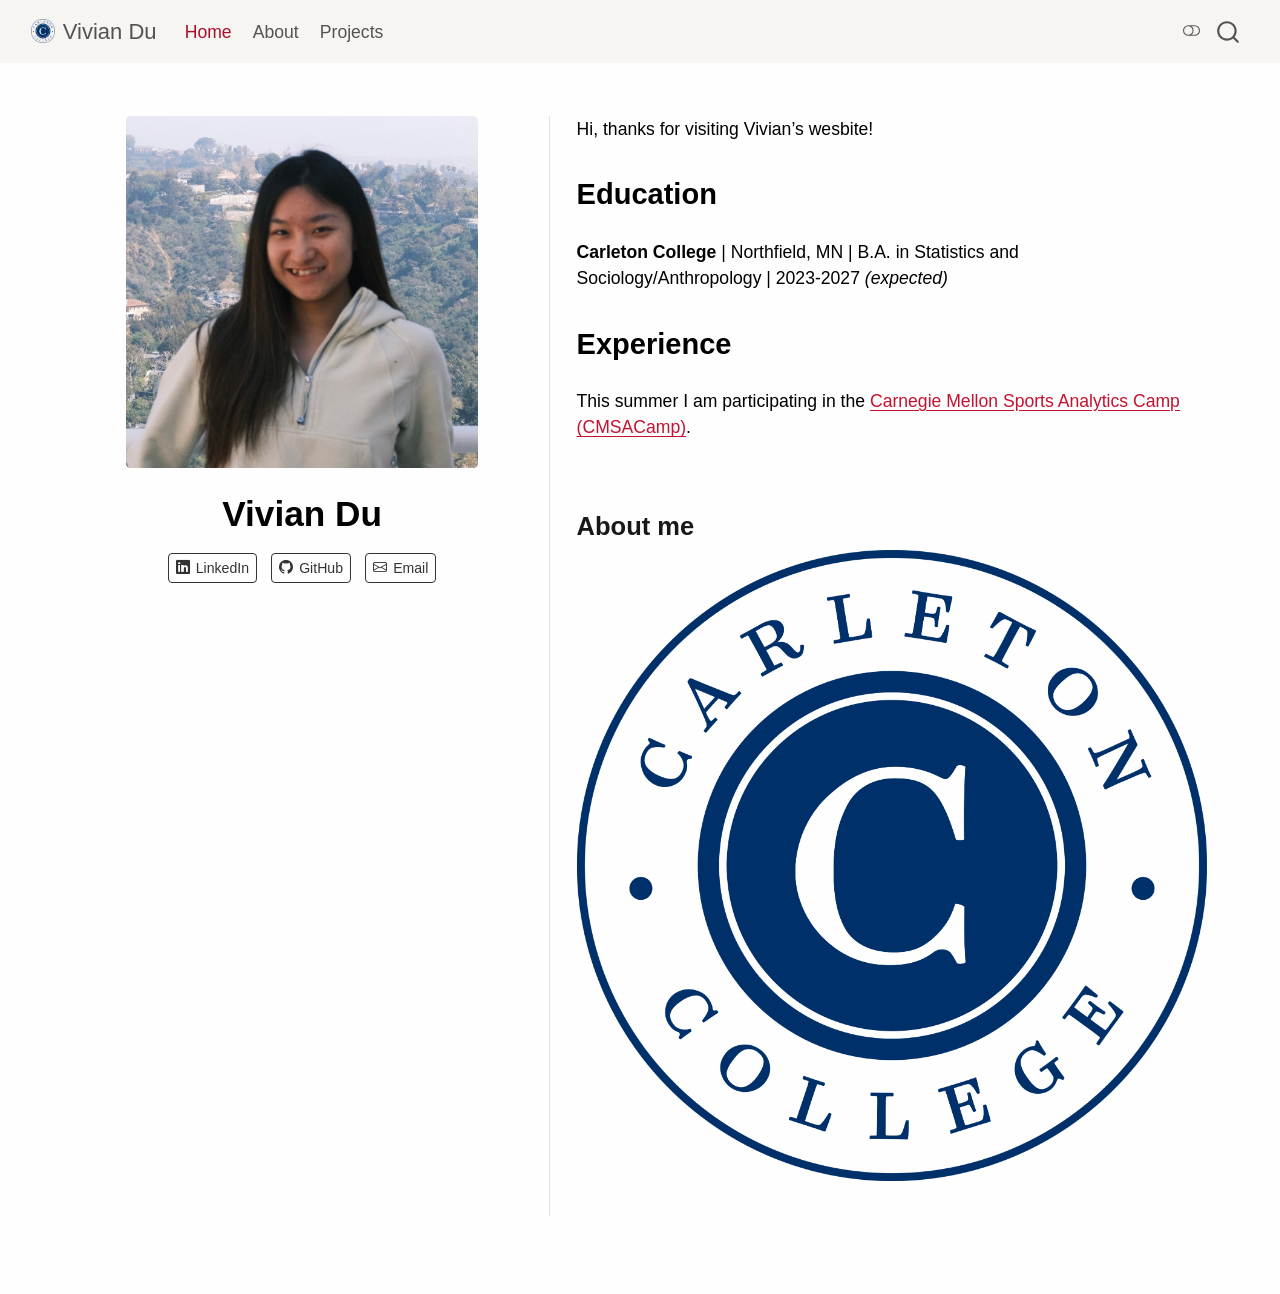
<file: index.html>
<!DOCTYPE html>
<html xmlns="http://www.w3.org/1999/xhtml" lang="en" xml:lang="en"><head>

<meta charset="utf-8">
<meta name="generator" content="quarto-1.9.37">

<meta name="viewport" content="width=device-width, initial-scale=1.0, user-scalable=yes">


<title>Vivian Du</title>
<style>
/* Default styles provided by pandoc.
** See https://pandoc.org/MANUAL.html#variables-for-html for config info.
*/
code{white-space: pre-wrap;}
span.smallcaps{font-variant: small-caps;}
div.columns{display: flex; gap: min(4vw, 1.5em);}
div.column{flex: auto; overflow-x: auto;}
div.hanging-indent{margin-left: 1.5em; text-indent: -1.5em;}
ul.task-list{list-style: none;}
ul.task-list li input[type="checkbox"] {
  width: 0.8em;
  margin: 0 0.8em 0.2em -1em; /* quarto-specific, see https://github.com/quarto-dev/quarto-cli/issues/4556 */ 
  vertical-align: middle;
}
</style>


<script src="site_libs/quarto-nav/quarto-nav.js"></script>
<script src="site_libs/quarto-nav/headroom.min.js"></script>
<script src="site_libs/clipboard/clipboard.min.js"></script>
<script src="site_libs/quarto-search/autocomplete.umd.js"></script>
<script src="site_libs/quarto-search/fuse.min.js"></script>
<script src="site_libs/quarto-search/quarto-search.js"></script>
<meta name="quarto:offset" content="./">
<link href="./images/logo.png" rel="icon" type="image/png">
<script src="site_libs/quarto-html/quarto.js" type="module"></script>
<script src="site_libs/quarto-html/tabsets/tabsets.js" type="module"></script>
<script src="site_libs/quarto-html/popper.min.js"></script>
<script src="site_libs/quarto-html/tippy.umd.min.js"></script>
<link href="site_libs/quarto-html/tippy.css" rel="stylesheet">
<link href="site_libs/quarto-html/quarto-syntax-highlighting-7f8f88aac4f3542376d5c11b86a4c14d.css" rel="stylesheet" class="quarto-color-scheme" id="quarto-text-highlighting-styles">
<link href="site_libs/quarto-html/quarto-syntax-highlighting-dark-d0ae9245876894da5ac7e18953ecc5cc.css" rel="stylesheet" class="quarto-color-scheme quarto-color-alternate" id="quarto-text-highlighting-styles">
<link href="site_libs/quarto-html/quarto-syntax-highlighting-7f8f88aac4f3542376d5c11b86a4c14d.css" rel="stylesheet" class="quarto-color-scheme-extra" id="quarto-text-highlighting-styles">
<script src="site_libs/bootstrap/bootstrap.min.js"></script>
<link href="site_libs/bootstrap/bootstrap-icons.css" rel="stylesheet">
<link href="site_libs/bootstrap/bootstrap-f159540b49f45c8302a7454446a14074.min.css" rel="stylesheet" append-hash="true" class="quarto-color-scheme" id="quarto-bootstrap" data-mode="light">
<link href="site_libs/bootstrap/bootstrap-dark-4d72738a521f03bda770c6fbcc444206.min.css" rel="stylesheet" append-hash="true" class="quarto-color-scheme quarto-color-alternate" id="quarto-bootstrap" data-mode="dark">
<link href="site_libs/bootstrap/bootstrap-f159540b49f45c8302a7454446a14074.min.css" rel="stylesheet" append-hash="true" class="quarto-color-scheme-extra" id="quarto-bootstrap" data-mode="light">
<script id="quarto-search-options" type="application/json">{
  "location": "navbar",
  "copy-button": false,
  "collapse-after": 3,
  "panel-placement": "end",
  "type": "overlay",
  "limit": 50,
  "keyboard-shortcut": [
    "f",
    "/",
    "s"
  ],
  "show-item-context": false,
  "language": {
    "search-no-results-text": "No results",
    "search-matching-documents-text": "matching documents",
    "search-copy-link-title": "Copy link to search",
    "search-hide-matches-text": "Hide additional matches",
    "search-more-match-text": "more match in this document",
    "search-more-matches-text": "more matches in this document",
    "search-clear-button-title": "Clear",
    "search-text-placeholder": "",
    "search-detached-cancel-button-title": "Cancel",
    "search-submit-button-title": "Submit",
    "search-label": "Search"
  }
}</script>


</head>

<body class="nav-fixed quarto-light"><script id="quarto-html-before-body" type="application/javascript">
    const toggleBodyColorMode = (bsSheetEl) => {
      const mode = bsSheetEl.getAttribute("data-mode");
      const bodyEl = window.document.querySelector("body");
      if (mode === "dark") {
        bodyEl.classList.add("quarto-dark");
        bodyEl.classList.remove("quarto-light");
      } else {
        bodyEl.classList.add("quarto-light");
        bodyEl.classList.remove("quarto-dark");
      }
    }
    const toggleBodyColorPrimary = () => {
      const bsSheetEl = window.document.querySelector("link#quarto-bootstrap:not([rel=disabled-stylesheet])");
      if (bsSheetEl) {
        toggleBodyColorMode(bsSheetEl);
      }
    }
    const setColorSchemeToggle = (alternate) => {
      const toggles = window.document.querySelectorAll('.quarto-color-scheme-toggle');
      for (let i=0; i < toggles.length; i++) {
        const toggle = toggles[i];
        if (toggle) {
          if (alternate) {
            toggle.classList.add("alternate");
          } else {
            toggle.classList.remove("alternate");
          }
        }
      }
    };
    const toggleColorMode = (alternate) => {
      // Switch the stylesheets
      const primaryStylesheets = window.document.querySelectorAll('link.quarto-color-scheme:not(.quarto-color-alternate)');
      const alternateStylesheets = window.document.querySelectorAll('link.quarto-color-scheme.quarto-color-alternate');
      manageTransitions('#quarto-margin-sidebar .nav-link', false);
      if (alternate) {
        // note: dark is layered on light, we don't disable primary!
        enableStylesheet(alternateStylesheets);
        for (const sheetNode of alternateStylesheets) {
          if (sheetNode.id === "quarto-bootstrap") {
            toggleBodyColorMode(sheetNode);
          }
        }
      } else {
        disableStylesheet(alternateStylesheets);
        enableStylesheet(primaryStylesheets)
        toggleBodyColorPrimary();
      }
      manageTransitions('#quarto-margin-sidebar .nav-link', true);
      // Switch the toggles
      setColorSchemeToggle(alternate)
      // Hack to workaround the fact that safari doesn't
      // properly recolor the scrollbar when toggling (#1455)
      if (navigator.userAgent.indexOf('Safari') > 0 && navigator.userAgent.indexOf('Chrome') == -1) {
        manageTransitions("body", false);
        window.scrollTo(0, 1);
        setTimeout(() => {
          window.scrollTo(0, 0);
          manageTransitions("body", true);
        }, 40);
      }
    }
    const disableStylesheet = (stylesheets) => {
      for (let i=0; i < stylesheets.length; i++) {
        const stylesheet = stylesheets[i];
        stylesheet.rel = 'disabled-stylesheet';
      }
    }
    const enableStylesheet = (stylesheets) => {
      for (let i=0; i < stylesheets.length; i++) {
        const stylesheet = stylesheets[i];
        if(stylesheet.rel !== 'stylesheet') { // for Chrome, which will still FOUC without this check
          stylesheet.rel = 'stylesheet';
        }
      }
    }
    const manageTransitions = (selector, allowTransitions) => {
      const els = window.document.querySelectorAll(selector);
      for (let i=0; i < els.length; i++) {
        const el = els[i];
        if (allowTransitions) {
          el.classList.remove('notransition');
        } else {
          el.classList.add('notransition');
        }
      }
    }
    const isFileUrl = () => {
      return window.location.protocol === 'file:';
    }
    const hasAlternateSentinel = () => {
      let styleSentinel = getColorSchemeSentinel();
      if (styleSentinel !== null) {
        return styleSentinel === "alternate";
      } else {
        return false;
      }
    }
    const setStyleSentinel = (alternate) => {
      const value = alternate ? "alternate" : "default";
      if (!isFileUrl()) {
        window.localStorage.setItem("quarto-color-scheme", value);
      } else {
        localAlternateSentinel = value;
      }
    }
    const getColorSchemeSentinel = () => {
      if (!isFileUrl()) {
        const storageValue = window.localStorage.getItem("quarto-color-scheme");
        return storageValue != null ? storageValue : localAlternateSentinel;
      } else {
        return localAlternateSentinel;
      }
    }
    const toggleGiscusIfUsed = (isAlternate, darkModeDefault) => {
      const baseTheme = document.querySelector('#giscus-base-theme')?.value ?? 'light';
      const alternateTheme = document.querySelector('#giscus-alt-theme')?.value ?? 'dark';
      let newTheme = '';
      if(authorPrefersDark) {
        newTheme = isAlternate ? baseTheme : alternateTheme;
      } else {
        newTheme = isAlternate ? alternateTheme : baseTheme;
      }
      const changeGiscusTheme = () => {
        // From: https://github.com/giscus/giscus/issues/336
        const sendMessage = (message) => {
          const iframe = document.querySelector('iframe.giscus-frame');
          if (!iframe) return;
          iframe.contentWindow.postMessage({ giscus: message }, 'https://giscus.app');
        }
        sendMessage({
          setConfig: {
            theme: newTheme
          }
        });
      }
      const isGiscussLoaded = window.document.querySelector('iframe.giscus-frame') !== null;
      if (isGiscussLoaded) {
        changeGiscusTheme();
      }
    };
    const authorPrefersDark = false;
    const darkModeDefault = authorPrefersDark;
      document.querySelector('link#quarto-text-highlighting-styles.quarto-color-scheme-extra').rel = 'disabled-stylesheet';
      document.querySelector('link#quarto-bootstrap.quarto-color-scheme-extra').rel = 'disabled-stylesheet';
    let localAlternateSentinel = darkModeDefault ? 'alternate' : 'default';
    // Dark / light mode switch
    window.quartoToggleColorScheme = () => {
      // Read the current dark / light value
      let toAlternate = !hasAlternateSentinel();
      toggleColorMode(toAlternate);
      setStyleSentinel(toAlternate);
      toggleGiscusIfUsed(toAlternate, darkModeDefault);
      window.dispatchEvent(new Event('resize'));
    };
    // Switch to dark mode if need be
    if (hasAlternateSentinel()) {
      toggleColorMode(true);
    } else {
      toggleColorMode(false);
    }
  </script>

<div id="quarto-search-results"></div>
  <header id="quarto-header" class="headroom fixed-top">
    <nav class="navbar navbar-expand-lg " data-bs-theme="dark">
      <div class="navbar-container container-fluid">
      <div class="navbar-brand-container mx-auto">
    <a href="./index.html" class="navbar-brand navbar-brand-logo">
    <img src="./images/logo.png" alt="" class="navbar-logo light-content">
    <img src="./images/logo.png" alt="" class="navbar-logo dark-content">
    </a>
    <a class="navbar-brand" href="./index.html">
    <span class="navbar-title">Vivian Du</span>
    </a>
  </div>
            <div id="quarto-search" class="" title="Search"></div>
          <button class="navbar-toggler" type="button" data-bs-toggle="collapse" data-bs-target="#navbarCollapse" aria-controls="navbarCollapse" role="menu" aria-expanded="false" aria-label="Toggle navigation" onclick="if (window.quartoToggleHeadroom) { window.quartoToggleHeadroom(); }">
  <span class="navbar-toggler-icon"></span>
</button>
          <div class="collapse navbar-collapse" id="navbarCollapse">
            <ul class="navbar-nav navbar-nav-scroll me-auto">
  <li class="nav-item">
    <a class="nav-link active" href="./index.html" aria-current="page"> 
<span class="menu-text">Home</span></a>
  </li>  
  <li class="nav-item">
    <a class="nav-link" href="./about.html"> 
<span class="menu-text">About</span></a>
  </li>  
  <li class="nav-item">
    <a class="nav-link" href="./projects.html"> 
<span class="menu-text">Projects</span></a>
  </li>  
</ul>
          </div> <!-- /navcollapse -->
            <div class="quarto-navbar-tools">
  <a href="" class="quarto-color-scheme-toggle quarto-navigation-tool  px-1" onclick="window.quartoToggleColorScheme(); return false;" title="Toggle dark mode"><i class="bi"></i></a>
</div>
      </div> <!-- /container-fluid -->
    </nav>
</header>
<!-- content -->
<div id="quarto-content" class="quarto-container page-columns page-rows-contents page-layout-full page-navbar">
<!-- sidebar -->
<!-- margin-sidebar -->
    
<!-- main -->
<div class="quarto-about-trestles column-page">
  <div class="about-entity">
    <img src="images/profile.png" class="about-image
  rounded " style="width: 20em;">
<header id="title-block-header" class="quarto-title-block default">
<div class="quarto-title">
<h1 class="title">Vivian Du</h1>
</div>
<div class="quarto-title-meta column-page">
  </div>
</header>
    <div class="about-links">
  <a href="https://www.linkedin.com/in/vivian-du-7b0064293/" class="about-link" rel="" target="">
    <i class="bi bi-linkedin"></i>
     <span class="about-link-text">LinkedIn</span>
  </a>
  <a href="https://github.com/vivianyxdu" class="about-link" rel="" target="">
    <i class="bi bi-github"></i>
     <span class="about-link-text">GitHub</span>
  </a>
  <a href="mailto:duv@carleton.edu" class="about-link" rel="" target="">
    <i class="bi bi-envelope"></i>
     <span class="about-link-text">Email</span>
  </a>
</div>
  </div>
  <div class="about-contents"><main class="content column-page" id="quarto-document-content">

<div id="intro-heading">
<p>Hi, thanks for visiting Vivian’s wesbite!</p>
<section id="education" class="level2">
<h2 data-anchor-id="education">Education</h2>
<p><strong>Carleton College</strong> | Northfield, MN | B.A. in Statistics and Sociology/Anthropology | 2023-2027 <em>(expected)</em></p>
</section>
<section id="experience" class="level2">
<h2 data-anchor-id="experience">Experience</h2>
<p>This summer I am participating in the <a href="https://www.cmu.edu/dietrich/statistics-datascience/engagement/summer/cmsa-camp.html">Carnegie Mellon Sports Analytics Camp (CMSACamp)</a>.</p>
<p><br></p>
</section>
</div>
<section id="about-me" class="level3">
<h3 data-anchor-id="about-me">About me</h3>
<p><img src="images/logo.png" class="img-fluid"></p>


</section>
</main></div>
</div>
 <!-- /main -->
<script id="quarto-html-after-body" type="application/javascript">
  window.document.addEventListener("DOMContentLoaded", function (event) {
    // Ensure there is a toggle, if there isn't float one in the top right
    if (window.document.querySelector('.quarto-color-scheme-toggle') === null) {
      const a = window.document.createElement('a');
      a.classList.add('top-right');
      a.classList.add('quarto-color-scheme-toggle');
      a.href = "";
      a.onclick = function() { try { window.quartoToggleColorScheme(); } catch {} return false; };
      const i = window.document.createElement("i");
      i.classList.add('bi');
      a.appendChild(i);
      window.document.body.appendChild(a);
    }
    setColorSchemeToggle(hasAlternateSentinel())
    const isCodeAnnotation = (el) => {
      for (const clz of el.classList) {
        if (clz.startsWith('code-annotation-')) {                     
          return true;
        }
      }
      return false;
    }
    const onCopySuccess = function(e) {
      // button target
      const button = e.trigger;
      // don't keep focus
      button.blur();
      // flash "checked"
      button.classList.add('code-copy-button-checked');
      var currentTitle = button.getAttribute("title");
      button.setAttribute("title", "Copied!");
      let tooltip;
      if (window.bootstrap) {
        button.setAttribute("data-bs-toggle", "tooltip");
        button.setAttribute("data-bs-placement", "left");
        button.setAttribute("data-bs-title", "Copied!");
        tooltip = new bootstrap.Tooltip(button, 
          { trigger: "manual", 
            customClass: "code-copy-button-tooltip",
            offset: [0, -8]});
        tooltip.show();    
      }
      setTimeout(function() {
        if (tooltip) {
          tooltip.hide();
          button.removeAttribute("data-bs-title");
          button.removeAttribute("data-bs-toggle");
          button.removeAttribute("data-bs-placement");
        }
        button.setAttribute("title", currentTitle);
        button.classList.remove('code-copy-button-checked');
      }, 1000);
      // clear code selection
      e.clearSelection();
    }
    const getTextToCopy = function(trigger) {
      const outerScaffold = trigger.parentElement.cloneNode(true);
      const codeEl = outerScaffold.querySelector('code');
      for (const childEl of codeEl.children) {
        if (isCodeAnnotation(childEl)) {
          childEl.remove();
        }
      }
      return codeEl.innerText;
    }
    const clipboard = new window.ClipboardJS('.code-copy-button:not([data-in-quarto-modal])', {
      text: getTextToCopy
    });
    clipboard.on('success', onCopySuccess);
    if (window.document.getElementById('quarto-embedded-source-code-modal')) {
      const clipboardModal = new window.ClipboardJS('.code-copy-button[data-in-quarto-modal]', {
        text: getTextToCopy,
        container: window.document.getElementById('quarto-embedded-source-code-modal')
      });
      clipboardModal.on('success', onCopySuccess);
    }
      var localhostRegex = new RegExp(/^(?:http|https):\/\/localhost\:?[0-9]*\//);
      var mailtoRegex = new RegExp(/^mailto:/);
        var filterRegex = new RegExp("https:\/\/vivianyxdu\.github\.io\/");
      var isInternal = (href) => {
          return filterRegex.test(href) || localhostRegex.test(href) || mailtoRegex.test(href);
      }
      // Inspect non-navigation links and adorn them if external
     var links = window.document.querySelectorAll('a[href]:not(.nav-link):not(.navbar-brand):not(.toc-action):not(.sidebar-link):not(.sidebar-item-toggle):not(.pagination-link):not(.no-external):not([aria-hidden]):not(.dropdown-item):not(.quarto-navigation-tool):not(.about-link)');
      for (var i=0; i<links.length; i++) {
        const link = links[i];
        if (!isInternal(link.href)) {
          // undo the damage that might have been done by quarto-nav.js in the case of
          // links that we want to consider external
          if (link.dataset.originalHref !== undefined) {
            link.href = link.dataset.originalHref;
          }
        }
      }
    function tippyHover(el, contentFn, onTriggerFn, onUntriggerFn) {
      const config = {
        allowHTML: true,
        maxWidth: 500,
        delay: 100,
        arrow: false,
        appendTo: function(el) {
            return el.parentElement;
        },
        interactive: true,
        interactiveBorder: 10,
        theme: 'quarto',
        placement: 'bottom-start',
      };
      if (contentFn) {
        config.content = contentFn;
      }
      if (onTriggerFn) {
        config.onTrigger = onTriggerFn;
      }
      if (onUntriggerFn) {
        config.onUntrigger = onUntriggerFn;
      }
      window.tippy(el, config); 
    }
    const noterefs = window.document.querySelectorAll('a[role="doc-noteref"]');
    for (var i=0; i<noterefs.length; i++) {
      const ref = noterefs[i];
      tippyHover(ref, function() {
        // use id or data attribute instead here
        let href = ref.getAttribute('data-footnote-href') || ref.getAttribute('href');
        try { href = new URL(href).hash; } catch {}
        const id = href.replace(/^#\/?/, "");
        const note = window.document.getElementById(id);
        if (note) {
          return note.innerHTML;
        } else {
          return "";
        }
      });
    }
    const xrefs = window.document.querySelectorAll('a.quarto-xref');
    const processXRef = (id, note) => {
      // Strip column container classes
      const stripColumnClz = (el) => {
        el.classList.remove("page-full", "page-columns");
        if (el.children) {
          for (const child of el.children) {
            stripColumnClz(child);
          }
        }
      }
      stripColumnClz(note)
      if (id === null || id.startsWith('sec-')) {
        // Special case sections, only their first couple elements
        const container = document.createElement("div");
        if (note.children && note.children.length > 2) {
          container.appendChild(note.children[0].cloneNode(true));
          for (let i = 1; i < note.children.length; i++) {
            const child = note.children[i];
            if (child.tagName === "P" && child.innerText === "") {
              continue;
            } else {
              container.appendChild(child.cloneNode(true));
              break;
            }
          }
          if (window.Quarto?.typesetMath) {
            window.Quarto.typesetMath(container);
          }
          return container.innerHTML
        } else {
          if (window.Quarto?.typesetMath) {
            window.Quarto.typesetMath(note);
          }
          return note.innerHTML;
        }
      } else {
        // Remove any anchor links if they are present
        const anchorLink = note.querySelector('a.anchorjs-link');
        if (anchorLink) {
          anchorLink.remove();
        }
        if (window.Quarto?.typesetMath) {
          window.Quarto.typesetMath(note);
        }
        if (note.classList.contains("callout")) {
          return note.outerHTML;
        } else {
          return note.innerHTML;
        }
      }
    }
    for (var i=0; i<xrefs.length; i++) {
      const xref = xrefs[i];
      tippyHover(xref, undefined, function(instance) {
        instance.disable();
        let url = xref.getAttribute('href');
        let hash = undefined; 
        if (url.startsWith('#')) {
          hash = url;
        } else {
          try { hash = new URL(url).hash; } catch {}
        }
        if (hash) {
          const id = hash.replace(/^#\/?/, "");
          const note = window.document.getElementById(id);
          if (note !== null) {
            try {
              const html = processXRef(id, note.cloneNode(true));
              instance.setContent(html);
            } finally {
              instance.enable();
              instance.show();
            }
          } else {
            // See if we can fetch this
            fetch(url.split('#')[0])
            .then(res => res.text())
            .then(html => {
              const parser = new DOMParser();
              const htmlDoc = parser.parseFromString(html, "text/html");
              const note = htmlDoc.getElementById(id);
              if (note !== null) {
                const html = processXRef(id, note);
                instance.setContent(html);
              } 
            }).finally(() => {
              instance.enable();
              instance.show();
            });
          }
        } else {
          // See if we can fetch a full url (with no hash to target)
          // This is a special case and we should probably do some content thinning / targeting
          fetch(url)
          .then(res => res.text())
          .then(html => {
            const parser = new DOMParser();
            const htmlDoc = parser.parseFromString(html, "text/html");
            const note = htmlDoc.querySelector('main.content');
            if (note !== null) {
              // This should only happen for chapter cross references
              // (since there is no id in the URL)
              // remove the first header
              if (note.children.length > 0 && note.children[0].tagName === "HEADER") {
                note.children[0].remove();
              }
              const html = processXRef(null, note);
              instance.setContent(html);
            } 
          }).finally(() => {
            instance.enable();
            instance.show();
          });
        }
      }, function(instance) {
      });
    }
        let selectedAnnoteEl;
        const selectorForAnnotation = ( cell, annotation) => {
          let cellAttr = 'data-code-cell="' + cell + '"';
          let lineAttr = 'data-code-annotation="' +  annotation + '"';
          const selector = 'span[' + cellAttr + '][' + lineAttr + ']';
          return selector;
        }
        const selectCodeLines = (annoteEl) => {
          const doc = window.document;
          const targetCell = annoteEl.getAttribute("data-target-cell");
          const targetAnnotation = annoteEl.getAttribute("data-target-annotation");
          const annoteSpan = window.document.querySelector(selectorForAnnotation(targetCell, targetAnnotation));
          const lines = annoteSpan.getAttribute("data-code-lines").split(",");
          const lineIds = lines.map((line) => {
            return targetCell + "-" + line;
          })
          let top = null;
          let height = null;
          let parent = null;
          if (lineIds.length > 0) {
              //compute the position of the single el (top and bottom and make a div)
              const el = window.document.getElementById(lineIds[0]);
              top = el.offsetTop;
              height = el.offsetHeight;
              parent = el.parentElement.parentElement;
            if (lineIds.length > 1) {
              const lastEl = window.document.getElementById(lineIds[lineIds.length - 1]);
              const bottom = lastEl.offsetTop + lastEl.offsetHeight;
              height = bottom - top;
            }
            if (top !== null && height !== null && parent !== null) {
              // cook up a div (if necessary) and position it 
              let div = window.document.getElementById("code-annotation-line-highlight");
              if (div === null) {
                div = window.document.createElement("div");
                div.setAttribute("id", "code-annotation-line-highlight");
                div.style.position = 'absolute';
                parent.appendChild(div);
              }
              div.style.top = top - 2 + "px";
              div.style.height = height + 4 + "px";
              div.style.left = 0;
              let gutterDiv = window.document.getElementById("code-annotation-line-highlight-gutter");
              if (gutterDiv === null) {
                gutterDiv = window.document.createElement("div");
                gutterDiv.setAttribute("id", "code-annotation-line-highlight-gutter");
                gutterDiv.style.position = 'absolute';
                const codeCell = window.document.getElementById(targetCell);
                const gutter = codeCell.querySelector('.code-annotation-gutter');
                gutter.appendChild(gutterDiv);
              }
              gutterDiv.style.top = top - 2 + "px";
              gutterDiv.style.height = height + 4 + "px";
            }
            selectedAnnoteEl = annoteEl;
          }
        };
        const unselectCodeLines = () => {
          const elementsIds = ["code-annotation-line-highlight", "code-annotation-line-highlight-gutter"];
          elementsIds.forEach((elId) => {
            const div = window.document.getElementById(elId);
            if (div) {
              div.remove();
            }
          });
          selectedAnnoteEl = undefined;
        };
          // Handle positioning of the toggle
      window.addEventListener(
        "resize",
        throttle(() => {
          elRect = undefined;
          if (selectedAnnoteEl) {
            selectCodeLines(selectedAnnoteEl);
          }
        }, 10)
      );
      function throttle(fn, ms) {
      let throttle = false;
      let timer;
        return (...args) => {
          if(!throttle) { // first call gets through
              fn.apply(this, args);
              throttle = true;
          } else { // all the others get throttled
              if(timer) clearTimeout(timer); // cancel #2
              timer = setTimeout(() => {
                fn.apply(this, args);
                timer = throttle = false;
              }, ms);
          }
        };
      }
        // Attach click handler to the DT
        const annoteDls = window.document.querySelectorAll('dt[data-target-cell]');
        for (const annoteDlNode of annoteDls) {
          annoteDlNode.addEventListener('click', (event) => {
            const clickedEl = event.target;
            if (clickedEl !== selectedAnnoteEl) {
              unselectCodeLines();
              const activeEl = window.document.querySelector('dt[data-target-cell].code-annotation-active');
              if (activeEl) {
                activeEl.classList.remove('code-annotation-active');
              }
              selectCodeLines(clickedEl);
              clickedEl.classList.add('code-annotation-active');
            } else {
              // Unselect the line
              unselectCodeLines();
              clickedEl.classList.remove('code-annotation-active');
            }
          });
        }
    const findCites = (el) => {
      const parentEl = el.parentElement;
      if (parentEl) {
        const cites = parentEl.dataset.cites;
        if (cites) {
          return {
            el,
            cites: cites.split(' ')
          };
        } else {
          return findCites(el.parentElement)
        }
      } else {
        return undefined;
      }
    };
    var bibliorefs = window.document.querySelectorAll('a[role="doc-biblioref"]');
    for (var i=0; i<bibliorefs.length; i++) {
      const ref = bibliorefs[i];
      const citeInfo = findCites(ref);
      if (citeInfo) {
        tippyHover(citeInfo.el, function() {
          var popup = window.document.createElement('div');
          citeInfo.cites.forEach(function(cite) {
            var citeDiv = window.document.createElement('div');
            citeDiv.classList.add('hanging-indent');
            citeDiv.classList.add('csl-entry');
            var biblioDiv = window.document.getElementById('ref-' + cite);
            if (biblioDiv) {
              citeDiv.innerHTML = biblioDiv.innerHTML;
            }
            popup.appendChild(citeDiv);
          });
          return popup.innerHTML;
        });
      }
    }
  });
  </script>
</div> <!-- /content -->




</body></html>
</file>
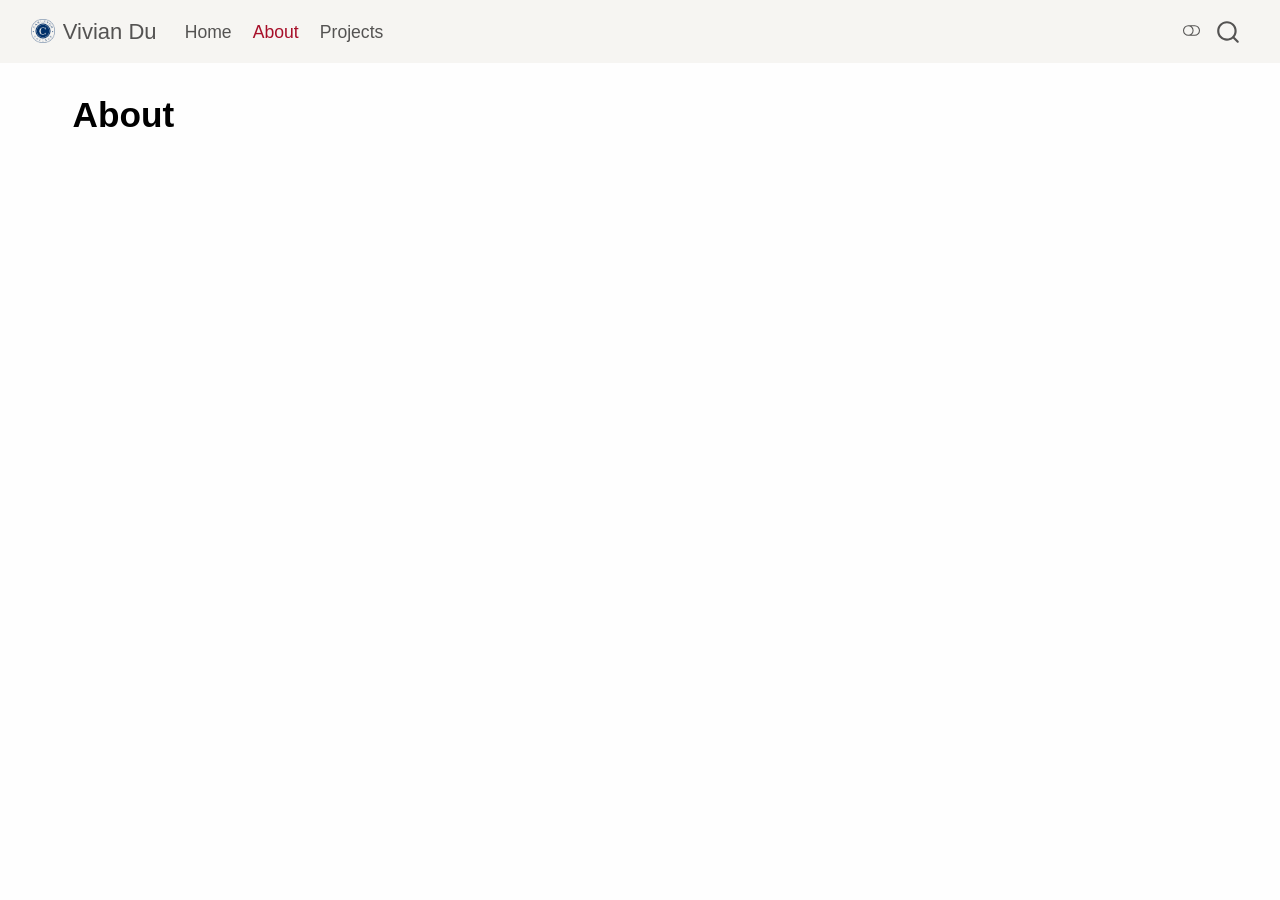
<file: about.html>
<!DOCTYPE html>
<html xmlns="http://www.w3.org/1999/xhtml" lang="en" xml:lang="en"><head>

<meta charset="utf-8">
<meta name="generator" content="quarto-1.9.37">

<meta name="viewport" content="width=device-width, initial-scale=1.0, user-scalable=yes">


<title>About – Vivian Du</title>
<style>
/* Default styles provided by pandoc.
** See https://pandoc.org/MANUAL.html#variables-for-html for config info.
*/
code{white-space: pre-wrap;}
span.smallcaps{font-variant: small-caps;}
div.columns{display: flex; gap: min(4vw, 1.5em);}
div.column{flex: auto; overflow-x: auto;}
div.hanging-indent{margin-left: 1.5em; text-indent: -1.5em;}
ul.task-list{list-style: none;}
ul.task-list li input[type="checkbox"] {
  width: 0.8em;
  margin: 0 0.8em 0.2em -1em; /* quarto-specific, see https://github.com/quarto-dev/quarto-cli/issues/4556 */ 
  vertical-align: middle;
}
</style>


<script src="site_libs/quarto-nav/quarto-nav.js"></script>
<script src="site_libs/quarto-nav/headroom.min.js"></script>
<script src="site_libs/clipboard/clipboard.min.js"></script>
<script src="site_libs/quarto-search/autocomplete.umd.js"></script>
<script src="site_libs/quarto-search/fuse.min.js"></script>
<script src="site_libs/quarto-search/quarto-search.js"></script>
<meta name="quarto:offset" content="./">
<link href="./images/logo.png" rel="icon" type="image/png">
<script src="site_libs/quarto-html/quarto.js" type="module"></script>
<script src="site_libs/quarto-html/tabsets/tabsets.js" type="module"></script>
<script src="site_libs/quarto-html/popper.min.js"></script>
<script src="site_libs/quarto-html/tippy.umd.min.js"></script>
<script src="site_libs/quarto-html/anchor.min.js"></script>
<link href="site_libs/quarto-html/tippy.css" rel="stylesheet">
<link href="site_libs/quarto-html/quarto-syntax-highlighting-7f8f88aac4f3542376d5c11b86a4c14d.css" rel="stylesheet" class="quarto-color-scheme" id="quarto-text-highlighting-styles">
<link href="site_libs/quarto-html/quarto-syntax-highlighting-dark-d0ae9245876894da5ac7e18953ecc5cc.css" rel="stylesheet" class="quarto-color-scheme quarto-color-alternate" id="quarto-text-highlighting-styles">
<link href="site_libs/quarto-html/quarto-syntax-highlighting-7f8f88aac4f3542376d5c11b86a4c14d.css" rel="stylesheet" class="quarto-color-scheme-extra" id="quarto-text-highlighting-styles">
<script src="site_libs/bootstrap/bootstrap.min.js"></script>
<link href="site_libs/bootstrap/bootstrap-icons.css" rel="stylesheet">
<link href="site_libs/bootstrap/bootstrap-f159540b49f45c8302a7454446a14074.min.css" rel="stylesheet" append-hash="true" class="quarto-color-scheme" id="quarto-bootstrap" data-mode="light">
<link href="site_libs/bootstrap/bootstrap-dark-4d72738a521f03bda770c6fbcc444206.min.css" rel="stylesheet" append-hash="true" class="quarto-color-scheme quarto-color-alternate" id="quarto-bootstrap" data-mode="dark">
<link href="site_libs/bootstrap/bootstrap-f159540b49f45c8302a7454446a14074.min.css" rel="stylesheet" append-hash="true" class="quarto-color-scheme-extra" id="quarto-bootstrap" data-mode="light">
<script id="quarto-search-options" type="application/json">{
  "location": "navbar",
  "copy-button": false,
  "collapse-after": 3,
  "panel-placement": "end",
  "type": "overlay",
  "limit": 50,
  "keyboard-shortcut": [
    "f",
    "/",
    "s"
  ],
  "show-item-context": false,
  "language": {
    "search-no-results-text": "No results",
    "search-matching-documents-text": "matching documents",
    "search-copy-link-title": "Copy link to search",
    "search-hide-matches-text": "Hide additional matches",
    "search-more-match-text": "more match in this document",
    "search-more-matches-text": "more matches in this document",
    "search-clear-button-title": "Clear",
    "search-text-placeholder": "",
    "search-detached-cancel-button-title": "Cancel",
    "search-submit-button-title": "Submit",
    "search-label": "Search"
  }
}</script>


</head>

<body class="nav-fixed quarto-light"><script id="quarto-html-before-body" type="application/javascript">
    const toggleBodyColorMode = (bsSheetEl) => {
      const mode = bsSheetEl.getAttribute("data-mode");
      const bodyEl = window.document.querySelector("body");
      if (mode === "dark") {
        bodyEl.classList.add("quarto-dark");
        bodyEl.classList.remove("quarto-light");
      } else {
        bodyEl.classList.add("quarto-light");
        bodyEl.classList.remove("quarto-dark");
      }
    }
    const toggleBodyColorPrimary = () => {
      const bsSheetEl = window.document.querySelector("link#quarto-bootstrap:not([rel=disabled-stylesheet])");
      if (bsSheetEl) {
        toggleBodyColorMode(bsSheetEl);
      }
    }
    const setColorSchemeToggle = (alternate) => {
      const toggles = window.document.querySelectorAll('.quarto-color-scheme-toggle');
      for (let i=0; i < toggles.length; i++) {
        const toggle = toggles[i];
        if (toggle) {
          if (alternate) {
            toggle.classList.add("alternate");
          } else {
            toggle.classList.remove("alternate");
          }
        }
      }
    };
    const toggleColorMode = (alternate) => {
      // Switch the stylesheets
      const primaryStylesheets = window.document.querySelectorAll('link.quarto-color-scheme:not(.quarto-color-alternate)');
      const alternateStylesheets = window.document.querySelectorAll('link.quarto-color-scheme.quarto-color-alternate');
      manageTransitions('#quarto-margin-sidebar .nav-link', false);
      if (alternate) {
        // note: dark is layered on light, we don't disable primary!
        enableStylesheet(alternateStylesheets);
        for (const sheetNode of alternateStylesheets) {
          if (sheetNode.id === "quarto-bootstrap") {
            toggleBodyColorMode(sheetNode);
          }
        }
      } else {
        disableStylesheet(alternateStylesheets);
        enableStylesheet(primaryStylesheets)
        toggleBodyColorPrimary();
      }
      manageTransitions('#quarto-margin-sidebar .nav-link', true);
      // Switch the toggles
      setColorSchemeToggle(alternate)
      // Hack to workaround the fact that safari doesn't
      // properly recolor the scrollbar when toggling (#1455)
      if (navigator.userAgent.indexOf('Safari') > 0 && navigator.userAgent.indexOf('Chrome') == -1) {
        manageTransitions("body", false);
        window.scrollTo(0, 1);
        setTimeout(() => {
          window.scrollTo(0, 0);
          manageTransitions("body", true);
        }, 40);
      }
    }
    const disableStylesheet = (stylesheets) => {
      for (let i=0; i < stylesheets.length; i++) {
        const stylesheet = stylesheets[i];
        stylesheet.rel = 'disabled-stylesheet';
      }
    }
    const enableStylesheet = (stylesheets) => {
      for (let i=0; i < stylesheets.length; i++) {
        const stylesheet = stylesheets[i];
        if(stylesheet.rel !== 'stylesheet') { // for Chrome, which will still FOUC without this check
          stylesheet.rel = 'stylesheet';
        }
      }
    }
    const manageTransitions = (selector, allowTransitions) => {
      const els = window.document.querySelectorAll(selector);
      for (let i=0; i < els.length; i++) {
        const el = els[i];
        if (allowTransitions) {
          el.classList.remove('notransition');
        } else {
          el.classList.add('notransition');
        }
      }
    }
    const isFileUrl = () => {
      return window.location.protocol === 'file:';
    }
    const hasAlternateSentinel = () => {
      let styleSentinel = getColorSchemeSentinel();
      if (styleSentinel !== null) {
        return styleSentinel === "alternate";
      } else {
        return false;
      }
    }
    const setStyleSentinel = (alternate) => {
      const value = alternate ? "alternate" : "default";
      if (!isFileUrl()) {
        window.localStorage.setItem("quarto-color-scheme", value);
      } else {
        localAlternateSentinel = value;
      }
    }
    const getColorSchemeSentinel = () => {
      if (!isFileUrl()) {
        const storageValue = window.localStorage.getItem("quarto-color-scheme");
        return storageValue != null ? storageValue : localAlternateSentinel;
      } else {
        return localAlternateSentinel;
      }
    }
    const toggleGiscusIfUsed = (isAlternate, darkModeDefault) => {
      const baseTheme = document.querySelector('#giscus-base-theme')?.value ?? 'light';
      const alternateTheme = document.querySelector('#giscus-alt-theme')?.value ?? 'dark';
      let newTheme = '';
      if(authorPrefersDark) {
        newTheme = isAlternate ? baseTheme : alternateTheme;
      } else {
        newTheme = isAlternate ? alternateTheme : baseTheme;
      }
      const changeGiscusTheme = () => {
        // From: https://github.com/giscus/giscus/issues/336
        const sendMessage = (message) => {
          const iframe = document.querySelector('iframe.giscus-frame');
          if (!iframe) return;
          iframe.contentWindow.postMessage({ giscus: message }, 'https://giscus.app');
        }
        sendMessage({
          setConfig: {
            theme: newTheme
          }
        });
      }
      const isGiscussLoaded = window.document.querySelector('iframe.giscus-frame') !== null;
      if (isGiscussLoaded) {
        changeGiscusTheme();
      }
    };
    const authorPrefersDark = false;
    const darkModeDefault = authorPrefersDark;
      document.querySelector('link#quarto-text-highlighting-styles.quarto-color-scheme-extra').rel = 'disabled-stylesheet';
      document.querySelector('link#quarto-bootstrap.quarto-color-scheme-extra').rel = 'disabled-stylesheet';
    let localAlternateSentinel = darkModeDefault ? 'alternate' : 'default';
    // Dark / light mode switch
    window.quartoToggleColorScheme = () => {
      // Read the current dark / light value
      let toAlternate = !hasAlternateSentinel();
      toggleColorMode(toAlternate);
      setStyleSentinel(toAlternate);
      toggleGiscusIfUsed(toAlternate, darkModeDefault);
      window.dispatchEvent(new Event('resize'));
    };
    // Switch to dark mode if need be
    if (hasAlternateSentinel()) {
      toggleColorMode(true);
    } else {
      toggleColorMode(false);
    }
  </script>

<div id="quarto-search-results"></div>
  <header id="quarto-header" class="headroom fixed-top">
    <nav class="navbar navbar-expand-lg " data-bs-theme="dark">
      <div class="navbar-container container-fluid">
      <div class="navbar-brand-container mx-auto">
    <a href="./index.html" class="navbar-brand navbar-brand-logo">
    <img src="./images/logo.png" alt="" class="navbar-logo light-content">
    <img src="./images/logo.png" alt="" class="navbar-logo dark-content">
    </a>
    <a class="navbar-brand" href="./index.html">
    <span class="navbar-title">Vivian Du</span>
    </a>
  </div>
            <div id="quarto-search" class="" title="Search"></div>
          <button class="navbar-toggler" type="button" data-bs-toggle="collapse" data-bs-target="#navbarCollapse" aria-controls="navbarCollapse" role="menu" aria-expanded="false" aria-label="Toggle navigation" onclick="if (window.quartoToggleHeadroom) { window.quartoToggleHeadroom(); }">
  <span class="navbar-toggler-icon"></span>
</button>
          <div class="collapse navbar-collapse" id="navbarCollapse">
            <ul class="navbar-nav navbar-nav-scroll me-auto">
  <li class="nav-item">
    <a class="nav-link" href="./index.html"> 
<span class="menu-text">Home</span></a>
  </li>  
  <li class="nav-item">
    <a class="nav-link active" href="./about.html" aria-current="page"> 
<span class="menu-text">About</span></a>
  </li>  
  <li class="nav-item">
    <a class="nav-link" href="./projects.html"> 
<span class="menu-text">Projects</span></a>
  </li>  
</ul>
          </div> <!-- /navcollapse -->
            <div class="quarto-navbar-tools">
  <a href="" class="quarto-color-scheme-toggle quarto-navigation-tool  px-1" onclick="window.quartoToggleColorScheme(); return false;" title="Toggle dark mode"><i class="bi"></i></a>
</div>
      </div> <!-- /container-fluid -->
    </nav>
</header>
<!-- content -->
<div id="quarto-content" class="quarto-container page-columns page-rows-contents page-layout-full page-navbar">
<!-- sidebar -->
<!-- margin-sidebar -->
    <div id="quarto-margin-sidebar" class="sidebar margin-sidebar zindex-bottom">
        
    </div>
<!-- main -->
<main class="content column-page" id="quarto-document-content">


<header id="title-block-header" class="quarto-title-block default">
<div class="quarto-title">
<h1 class="title">About</h1>
</div>



<div class="quarto-title-meta column-page">

    
  
    
  </div>
  


</header>





</main> <!-- /main -->
<script id="quarto-html-after-body" type="application/javascript">
  window.document.addEventListener("DOMContentLoaded", function (event) {
    // Ensure there is a toggle, if there isn't float one in the top right
    if (window.document.querySelector('.quarto-color-scheme-toggle') === null) {
      const a = window.document.createElement('a');
      a.classList.add('top-right');
      a.classList.add('quarto-color-scheme-toggle');
      a.href = "";
      a.onclick = function() { try { window.quartoToggleColorScheme(); } catch {} return false; };
      const i = window.document.createElement("i");
      i.classList.add('bi');
      a.appendChild(i);
      window.document.body.appendChild(a);
    }
    setColorSchemeToggle(hasAlternateSentinel())
    const icon = "";
    const anchorJS = new window.AnchorJS();
    anchorJS.options = {
      placement: 'right',
      icon: icon
    };
    anchorJS.add('.anchored');
    const isCodeAnnotation = (el) => {
      for (const clz of el.classList) {
        if (clz.startsWith('code-annotation-')) {                     
          return true;
        }
      }
      return false;
    }
    const onCopySuccess = function(e) {
      // button target
      const button = e.trigger;
      // don't keep focus
      button.blur();
      // flash "checked"
      button.classList.add('code-copy-button-checked');
      var currentTitle = button.getAttribute("title");
      button.setAttribute("title", "Copied!");
      let tooltip;
      if (window.bootstrap) {
        button.setAttribute("data-bs-toggle", "tooltip");
        button.setAttribute("data-bs-placement", "left");
        button.setAttribute("data-bs-title", "Copied!");
        tooltip = new bootstrap.Tooltip(button, 
          { trigger: "manual", 
            customClass: "code-copy-button-tooltip",
            offset: [0, -8]});
        tooltip.show();    
      }
      setTimeout(function() {
        if (tooltip) {
          tooltip.hide();
          button.removeAttribute("data-bs-title");
          button.removeAttribute("data-bs-toggle");
          button.removeAttribute("data-bs-placement");
        }
        button.setAttribute("title", currentTitle);
        button.classList.remove('code-copy-button-checked');
      }, 1000);
      // clear code selection
      e.clearSelection();
    }
    const getTextToCopy = function(trigger) {
      const outerScaffold = trigger.parentElement.cloneNode(true);
      const codeEl = outerScaffold.querySelector('code');
      for (const childEl of codeEl.children) {
        if (isCodeAnnotation(childEl)) {
          childEl.remove();
        }
      }
      return codeEl.innerText;
    }
    const clipboard = new window.ClipboardJS('.code-copy-button:not([data-in-quarto-modal])', {
      text: getTextToCopy
    });
    clipboard.on('success', onCopySuccess);
    if (window.document.getElementById('quarto-embedded-source-code-modal')) {
      const clipboardModal = new window.ClipboardJS('.code-copy-button[data-in-quarto-modal]', {
        text: getTextToCopy,
        container: window.document.getElementById('quarto-embedded-source-code-modal')
      });
      clipboardModal.on('success', onCopySuccess);
    }
      var localhostRegex = new RegExp(/^(?:http|https):\/\/localhost\:?[0-9]*\//);
      var mailtoRegex = new RegExp(/^mailto:/);
        var filterRegex = new RegExp("https:\/\/vivianyxdu\.github\.io\/");
      var isInternal = (href) => {
          return filterRegex.test(href) || localhostRegex.test(href) || mailtoRegex.test(href);
      }
      // Inspect non-navigation links and adorn them if external
     var links = window.document.querySelectorAll('a[href]:not(.nav-link):not(.navbar-brand):not(.toc-action):not(.sidebar-link):not(.sidebar-item-toggle):not(.pagination-link):not(.no-external):not([aria-hidden]):not(.dropdown-item):not(.quarto-navigation-tool):not(.about-link)');
      for (var i=0; i<links.length; i++) {
        const link = links[i];
        if (!isInternal(link.href)) {
          // undo the damage that might have been done by quarto-nav.js in the case of
          // links that we want to consider external
          if (link.dataset.originalHref !== undefined) {
            link.href = link.dataset.originalHref;
          }
        }
      }
    function tippyHover(el, contentFn, onTriggerFn, onUntriggerFn) {
      const config = {
        allowHTML: true,
        maxWidth: 500,
        delay: 100,
        arrow: false,
        appendTo: function(el) {
            return el.parentElement;
        },
        interactive: true,
        interactiveBorder: 10,
        theme: 'quarto',
        placement: 'bottom-start',
      };
      if (contentFn) {
        config.content = contentFn;
      }
      if (onTriggerFn) {
        config.onTrigger = onTriggerFn;
      }
      if (onUntriggerFn) {
        config.onUntrigger = onUntriggerFn;
      }
      window.tippy(el, config); 
    }
    const noterefs = window.document.querySelectorAll('a[role="doc-noteref"]');
    for (var i=0; i<noterefs.length; i++) {
      const ref = noterefs[i];
      tippyHover(ref, function() {
        // use id or data attribute instead here
        let href = ref.getAttribute('data-footnote-href') || ref.getAttribute('href');
        try { href = new URL(href).hash; } catch {}
        const id = href.replace(/^#\/?/, "");
        const note = window.document.getElementById(id);
        if (note) {
          return note.innerHTML;
        } else {
          return "";
        }
      });
    }
    const xrefs = window.document.querySelectorAll('a.quarto-xref');
    const processXRef = (id, note) => {
      // Strip column container classes
      const stripColumnClz = (el) => {
        el.classList.remove("page-full", "page-columns");
        if (el.children) {
          for (const child of el.children) {
            stripColumnClz(child);
          }
        }
      }
      stripColumnClz(note)
      if (id === null || id.startsWith('sec-')) {
        // Special case sections, only their first couple elements
        const container = document.createElement("div");
        if (note.children && note.children.length > 2) {
          container.appendChild(note.children[0].cloneNode(true));
          for (let i = 1; i < note.children.length; i++) {
            const child = note.children[i];
            if (child.tagName === "P" && child.innerText === "") {
              continue;
            } else {
              container.appendChild(child.cloneNode(true));
              break;
            }
          }
          if (window.Quarto?.typesetMath) {
            window.Quarto.typesetMath(container);
          }
          return container.innerHTML
        } else {
          if (window.Quarto?.typesetMath) {
            window.Quarto.typesetMath(note);
          }
          return note.innerHTML;
        }
      } else {
        // Remove any anchor links if they are present
        const anchorLink = note.querySelector('a.anchorjs-link');
        if (anchorLink) {
          anchorLink.remove();
        }
        if (window.Quarto?.typesetMath) {
          window.Quarto.typesetMath(note);
        }
        if (note.classList.contains("callout")) {
          return note.outerHTML;
        } else {
          return note.innerHTML;
        }
      }
    }
    for (var i=0; i<xrefs.length; i++) {
      const xref = xrefs[i];
      tippyHover(xref, undefined, function(instance) {
        instance.disable();
        let url = xref.getAttribute('href');
        let hash = undefined; 
        if (url.startsWith('#')) {
          hash = url;
        } else {
          try { hash = new URL(url).hash; } catch {}
        }
        if (hash) {
          const id = hash.replace(/^#\/?/, "");
          const note = window.document.getElementById(id);
          if (note !== null) {
            try {
              const html = processXRef(id, note.cloneNode(true));
              instance.setContent(html);
            } finally {
              instance.enable();
              instance.show();
            }
          } else {
            // See if we can fetch this
            fetch(url.split('#')[0])
            .then(res => res.text())
            .then(html => {
              const parser = new DOMParser();
              const htmlDoc = parser.parseFromString(html, "text/html");
              const note = htmlDoc.getElementById(id);
              if (note !== null) {
                const html = processXRef(id, note);
                instance.setContent(html);
              } 
            }).finally(() => {
              instance.enable();
              instance.show();
            });
          }
        } else {
          // See if we can fetch a full url (with no hash to target)
          // This is a special case and we should probably do some content thinning / targeting
          fetch(url)
          .then(res => res.text())
          .then(html => {
            const parser = new DOMParser();
            const htmlDoc = parser.parseFromString(html, "text/html");
            const note = htmlDoc.querySelector('main.content');
            if (note !== null) {
              // This should only happen for chapter cross references
              // (since there is no id in the URL)
              // remove the first header
              if (note.children.length > 0 && note.children[0].tagName === "HEADER") {
                note.children[0].remove();
              }
              const html = processXRef(null, note);
              instance.setContent(html);
            } 
          }).finally(() => {
            instance.enable();
            instance.show();
          });
        }
      }, function(instance) {
      });
    }
        let selectedAnnoteEl;
        const selectorForAnnotation = ( cell, annotation) => {
          let cellAttr = 'data-code-cell="' + cell + '"';
          let lineAttr = 'data-code-annotation="' +  annotation + '"';
          const selector = 'span[' + cellAttr + '][' + lineAttr + ']';
          return selector;
        }
        const selectCodeLines = (annoteEl) => {
          const doc = window.document;
          const targetCell = annoteEl.getAttribute("data-target-cell");
          const targetAnnotation = annoteEl.getAttribute("data-target-annotation");
          const annoteSpan = window.document.querySelector(selectorForAnnotation(targetCell, targetAnnotation));
          const lines = annoteSpan.getAttribute("data-code-lines").split(",");
          const lineIds = lines.map((line) => {
            return targetCell + "-" + line;
          })
          let top = null;
          let height = null;
          let parent = null;
          if (lineIds.length > 0) {
              //compute the position of the single el (top and bottom and make a div)
              const el = window.document.getElementById(lineIds[0]);
              top = el.offsetTop;
              height = el.offsetHeight;
              parent = el.parentElement.parentElement;
            if (lineIds.length > 1) {
              const lastEl = window.document.getElementById(lineIds[lineIds.length - 1]);
              const bottom = lastEl.offsetTop + lastEl.offsetHeight;
              height = bottom - top;
            }
            if (top !== null && height !== null && parent !== null) {
              // cook up a div (if necessary) and position it 
              let div = window.document.getElementById("code-annotation-line-highlight");
              if (div === null) {
                div = window.document.createElement("div");
                div.setAttribute("id", "code-annotation-line-highlight");
                div.style.position = 'absolute';
                parent.appendChild(div);
              }
              div.style.top = top - 2 + "px";
              div.style.height = height + 4 + "px";
              div.style.left = 0;
              let gutterDiv = window.document.getElementById("code-annotation-line-highlight-gutter");
              if (gutterDiv === null) {
                gutterDiv = window.document.createElement("div");
                gutterDiv.setAttribute("id", "code-annotation-line-highlight-gutter");
                gutterDiv.style.position = 'absolute';
                const codeCell = window.document.getElementById(targetCell);
                const gutter = codeCell.querySelector('.code-annotation-gutter');
                gutter.appendChild(gutterDiv);
              }
              gutterDiv.style.top = top - 2 + "px";
              gutterDiv.style.height = height + 4 + "px";
            }
            selectedAnnoteEl = annoteEl;
          }
        };
        const unselectCodeLines = () => {
          const elementsIds = ["code-annotation-line-highlight", "code-annotation-line-highlight-gutter"];
          elementsIds.forEach((elId) => {
            const div = window.document.getElementById(elId);
            if (div) {
              div.remove();
            }
          });
          selectedAnnoteEl = undefined;
        };
          // Handle positioning of the toggle
      window.addEventListener(
        "resize",
        throttle(() => {
          elRect = undefined;
          if (selectedAnnoteEl) {
            selectCodeLines(selectedAnnoteEl);
          }
        }, 10)
      );
      function throttle(fn, ms) {
      let throttle = false;
      let timer;
        return (...args) => {
          if(!throttle) { // first call gets through
              fn.apply(this, args);
              throttle = true;
          } else { // all the others get throttled
              if(timer) clearTimeout(timer); // cancel #2
              timer = setTimeout(() => {
                fn.apply(this, args);
                timer = throttle = false;
              }, ms);
          }
        };
      }
        // Attach click handler to the DT
        const annoteDls = window.document.querySelectorAll('dt[data-target-cell]');
        for (const annoteDlNode of annoteDls) {
          annoteDlNode.addEventListener('click', (event) => {
            const clickedEl = event.target;
            if (clickedEl !== selectedAnnoteEl) {
              unselectCodeLines();
              const activeEl = window.document.querySelector('dt[data-target-cell].code-annotation-active');
              if (activeEl) {
                activeEl.classList.remove('code-annotation-active');
              }
              selectCodeLines(clickedEl);
              clickedEl.classList.add('code-annotation-active');
            } else {
              // Unselect the line
              unselectCodeLines();
              clickedEl.classList.remove('code-annotation-active');
            }
          });
        }
    const findCites = (el) => {
      const parentEl = el.parentElement;
      if (parentEl) {
        const cites = parentEl.dataset.cites;
        if (cites) {
          return {
            el,
            cites: cites.split(' ')
          };
        } else {
          return findCites(el.parentElement)
        }
      } else {
        return undefined;
      }
    };
    var bibliorefs = window.document.querySelectorAll('a[role="doc-biblioref"]');
    for (var i=0; i<bibliorefs.length; i++) {
      const ref = bibliorefs[i];
      const citeInfo = findCites(ref);
      if (citeInfo) {
        tippyHover(citeInfo.el, function() {
          var popup = window.document.createElement('div');
          citeInfo.cites.forEach(function(cite) {
            var citeDiv = window.document.createElement('div');
            citeDiv.classList.add('hanging-indent');
            citeDiv.classList.add('csl-entry');
            var biblioDiv = window.document.getElementById('ref-' + cite);
            if (biblioDiv) {
              citeDiv.innerHTML = biblioDiv.innerHTML;
            }
            popup.appendChild(citeDiv);
          });
          return popup.innerHTML;
        });
      }
    }
  });
  </script>
</div> <!-- /content -->




</body></html>
</file>
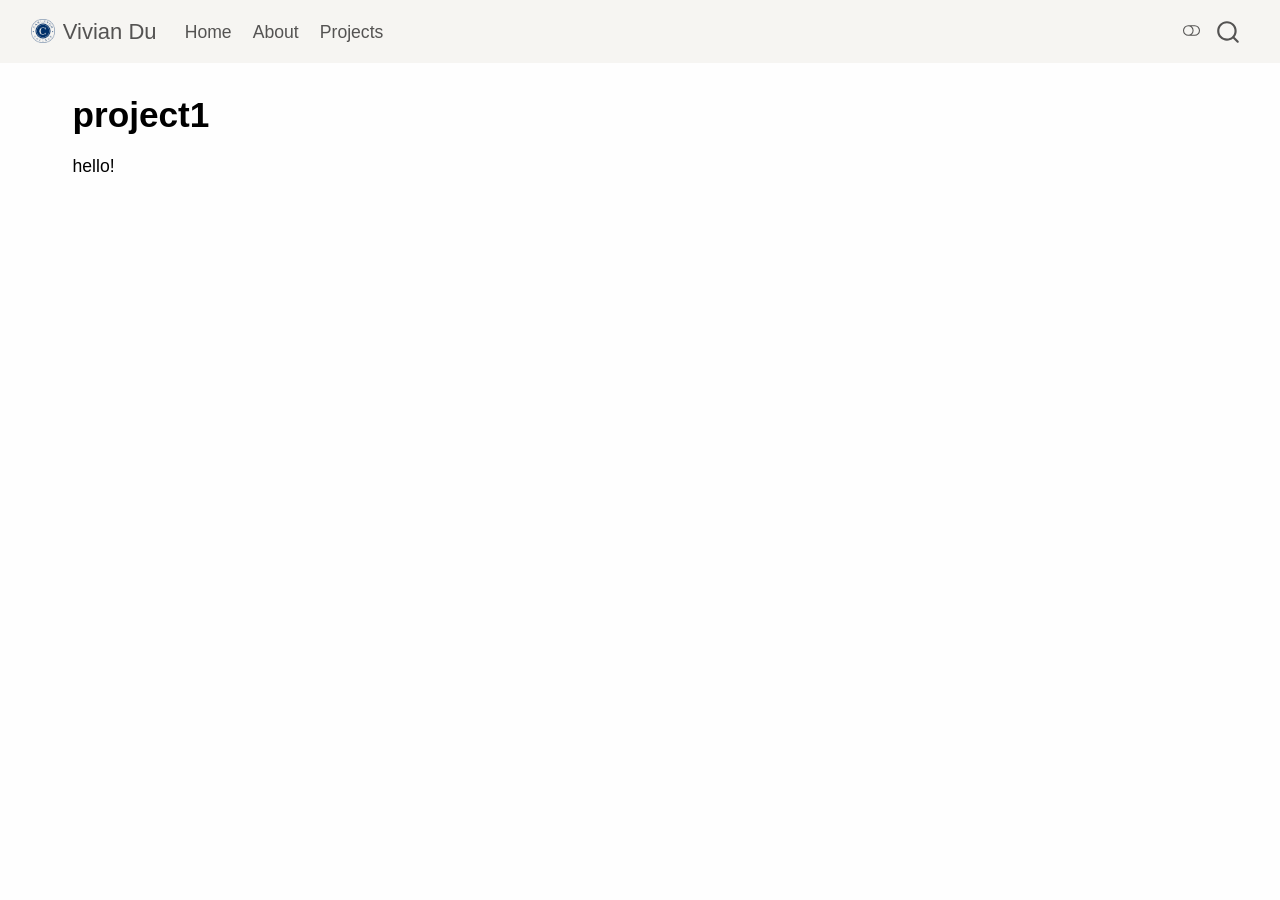
<file: projects/project1.html>
<!DOCTYPE html>
<html xmlns="http://www.w3.org/1999/xhtml" lang="en" xml:lang="en"><head>

<meta charset="utf-8">
<meta name="generator" content="quarto-1.9.37">

<meta name="viewport" content="width=device-width, initial-scale=1.0, user-scalable=yes">


<title>project1 – Vivian Du</title>
<style>
/* Default styles provided by pandoc.
** See https://pandoc.org/MANUAL.html#variables-for-html for config info.
*/
code{white-space: pre-wrap;}
span.smallcaps{font-variant: small-caps;}
div.columns{display: flex; gap: min(4vw, 1.5em);}
div.column{flex: auto; overflow-x: auto;}
div.hanging-indent{margin-left: 1.5em; text-indent: -1.5em;}
ul.task-list{list-style: none;}
ul.task-list li input[type="checkbox"] {
  width: 0.8em;
  margin: 0 0.8em 0.2em -1em; /* quarto-specific, see https://github.com/quarto-dev/quarto-cli/issues/4556 */ 
  vertical-align: middle;
}
</style>


<script src="../site_libs/quarto-nav/quarto-nav.js"></script>
<script src="../site_libs/quarto-nav/headroom.min.js"></script>
<script src="../site_libs/clipboard/clipboard.min.js"></script>
<script src="../site_libs/quarto-search/autocomplete.umd.js"></script>
<script src="../site_libs/quarto-search/fuse.min.js"></script>
<script src="../site_libs/quarto-search/quarto-search.js"></script>
<meta name="quarto:offset" content="../">
<link href="../images/logo.png" rel="icon" type="image/png">
<script src="../site_libs/quarto-html/quarto.js" type="module"></script>
<script src="../site_libs/quarto-html/tabsets/tabsets.js" type="module"></script>
<script src="../site_libs/quarto-html/popper.min.js"></script>
<script src="../site_libs/quarto-html/tippy.umd.min.js"></script>
<script src="../site_libs/quarto-html/anchor.min.js"></script>
<link href="../site_libs/quarto-html/tippy.css" rel="stylesheet">
<link href="../site_libs/quarto-html/quarto-syntax-highlighting-7f8f88aac4f3542376d5c11b86a4c14d.css" rel="stylesheet" class="quarto-color-scheme" id="quarto-text-highlighting-styles">
<link href="../site_libs/quarto-html/quarto-syntax-highlighting-dark-d0ae9245876894da5ac7e18953ecc5cc.css" rel="stylesheet" class="quarto-color-scheme quarto-color-alternate" id="quarto-text-highlighting-styles">
<link href="../site_libs/quarto-html/quarto-syntax-highlighting-7f8f88aac4f3542376d5c11b86a4c14d.css" rel="stylesheet" class="quarto-color-scheme-extra" id="quarto-text-highlighting-styles">
<script src="../site_libs/bootstrap/bootstrap.min.js"></script>
<link href="../site_libs/bootstrap/bootstrap-icons.css" rel="stylesheet">
<link href="../site_libs/bootstrap/bootstrap-f159540b49f45c8302a7454446a14074.min.css" rel="stylesheet" append-hash="true" class="quarto-color-scheme" id="quarto-bootstrap" data-mode="light">
<link href="../site_libs/bootstrap/bootstrap-dark-4d72738a521f03bda770c6fbcc444206.min.css" rel="stylesheet" append-hash="true" class="quarto-color-scheme quarto-color-alternate" id="quarto-bootstrap" data-mode="dark">
<link href="../site_libs/bootstrap/bootstrap-f159540b49f45c8302a7454446a14074.min.css" rel="stylesheet" append-hash="true" class="quarto-color-scheme-extra" id="quarto-bootstrap" data-mode="light">
<script id="quarto-search-options" type="application/json">{
  "location": "navbar",
  "copy-button": false,
  "collapse-after": 3,
  "panel-placement": "end",
  "type": "overlay",
  "limit": 50,
  "keyboard-shortcut": [
    "f",
    "/",
    "s"
  ],
  "show-item-context": false,
  "language": {
    "search-no-results-text": "No results",
    "search-matching-documents-text": "matching documents",
    "search-copy-link-title": "Copy link to search",
    "search-hide-matches-text": "Hide additional matches",
    "search-more-match-text": "more match in this document",
    "search-more-matches-text": "more matches in this document",
    "search-clear-button-title": "Clear",
    "search-text-placeholder": "",
    "search-detached-cancel-button-title": "Cancel",
    "search-submit-button-title": "Submit",
    "search-label": "Search"
  }
}</script>


</head>

<body class="nav-fixed quarto-light"><script id="quarto-html-before-body" type="application/javascript">
    const toggleBodyColorMode = (bsSheetEl) => {
      const mode = bsSheetEl.getAttribute("data-mode");
      const bodyEl = window.document.querySelector("body");
      if (mode === "dark") {
        bodyEl.classList.add("quarto-dark");
        bodyEl.classList.remove("quarto-light");
      } else {
        bodyEl.classList.add("quarto-light");
        bodyEl.classList.remove("quarto-dark");
      }
    }
    const toggleBodyColorPrimary = () => {
      const bsSheetEl = window.document.querySelector("link#quarto-bootstrap:not([rel=disabled-stylesheet])");
      if (bsSheetEl) {
        toggleBodyColorMode(bsSheetEl);
      }
    }
    const setColorSchemeToggle = (alternate) => {
      const toggles = window.document.querySelectorAll('.quarto-color-scheme-toggle');
      for (let i=0; i < toggles.length; i++) {
        const toggle = toggles[i];
        if (toggle) {
          if (alternate) {
            toggle.classList.add("alternate");
          } else {
            toggle.classList.remove("alternate");
          }
        }
      }
    };
    const toggleColorMode = (alternate) => {
      // Switch the stylesheets
      const primaryStylesheets = window.document.querySelectorAll('link.quarto-color-scheme:not(.quarto-color-alternate)');
      const alternateStylesheets = window.document.querySelectorAll('link.quarto-color-scheme.quarto-color-alternate');
      manageTransitions('#quarto-margin-sidebar .nav-link', false);
      if (alternate) {
        // note: dark is layered on light, we don't disable primary!
        enableStylesheet(alternateStylesheets);
        for (const sheetNode of alternateStylesheets) {
          if (sheetNode.id === "quarto-bootstrap") {
            toggleBodyColorMode(sheetNode);
          }
        }
      } else {
        disableStylesheet(alternateStylesheets);
        enableStylesheet(primaryStylesheets)
        toggleBodyColorPrimary();
      }
      manageTransitions('#quarto-margin-sidebar .nav-link', true);
      // Switch the toggles
      setColorSchemeToggle(alternate)
      // Hack to workaround the fact that safari doesn't
      // properly recolor the scrollbar when toggling (#1455)
      if (navigator.userAgent.indexOf('Safari') > 0 && navigator.userAgent.indexOf('Chrome') == -1) {
        manageTransitions("body", false);
        window.scrollTo(0, 1);
        setTimeout(() => {
          window.scrollTo(0, 0);
          manageTransitions("body", true);
        }, 40);
      }
    }
    const disableStylesheet = (stylesheets) => {
      for (let i=0; i < stylesheets.length; i++) {
        const stylesheet = stylesheets[i];
        stylesheet.rel = 'disabled-stylesheet';
      }
    }
    const enableStylesheet = (stylesheets) => {
      for (let i=0; i < stylesheets.length; i++) {
        const stylesheet = stylesheets[i];
        if(stylesheet.rel !== 'stylesheet') { // for Chrome, which will still FOUC without this check
          stylesheet.rel = 'stylesheet';
        }
      }
    }
    const manageTransitions = (selector, allowTransitions) => {
      const els = window.document.querySelectorAll(selector);
      for (let i=0; i < els.length; i++) {
        const el = els[i];
        if (allowTransitions) {
          el.classList.remove('notransition');
        } else {
          el.classList.add('notransition');
        }
      }
    }
    const isFileUrl = () => {
      return window.location.protocol === 'file:';
    }
    const hasAlternateSentinel = () => {
      let styleSentinel = getColorSchemeSentinel();
      if (styleSentinel !== null) {
        return styleSentinel === "alternate";
      } else {
        return false;
      }
    }
    const setStyleSentinel = (alternate) => {
      const value = alternate ? "alternate" : "default";
      if (!isFileUrl()) {
        window.localStorage.setItem("quarto-color-scheme", value);
      } else {
        localAlternateSentinel = value;
      }
    }
    const getColorSchemeSentinel = () => {
      if (!isFileUrl()) {
        const storageValue = window.localStorage.getItem("quarto-color-scheme");
        return storageValue != null ? storageValue : localAlternateSentinel;
      } else {
        return localAlternateSentinel;
      }
    }
    const toggleGiscusIfUsed = (isAlternate, darkModeDefault) => {
      const baseTheme = document.querySelector('#giscus-base-theme')?.value ?? 'light';
      const alternateTheme = document.querySelector('#giscus-alt-theme')?.value ?? 'dark';
      let newTheme = '';
      if(authorPrefersDark) {
        newTheme = isAlternate ? baseTheme : alternateTheme;
      } else {
        newTheme = isAlternate ? alternateTheme : baseTheme;
      }
      const changeGiscusTheme = () => {
        // From: https://github.com/giscus/giscus/issues/336
        const sendMessage = (message) => {
          const iframe = document.querySelector('iframe.giscus-frame');
          if (!iframe) return;
          iframe.contentWindow.postMessage({ giscus: message }, 'https://giscus.app');
        }
        sendMessage({
          setConfig: {
            theme: newTheme
          }
        });
      }
      const isGiscussLoaded = window.document.querySelector('iframe.giscus-frame') !== null;
      if (isGiscussLoaded) {
        changeGiscusTheme();
      }
    };
    const authorPrefersDark = false;
    const darkModeDefault = authorPrefersDark;
      document.querySelector('link#quarto-text-highlighting-styles.quarto-color-scheme-extra').rel = 'disabled-stylesheet';
      document.querySelector('link#quarto-bootstrap.quarto-color-scheme-extra').rel = 'disabled-stylesheet';
    let localAlternateSentinel = darkModeDefault ? 'alternate' : 'default';
    // Dark / light mode switch
    window.quartoToggleColorScheme = () => {
      // Read the current dark / light value
      let toAlternate = !hasAlternateSentinel();
      toggleColorMode(toAlternate);
      setStyleSentinel(toAlternate);
      toggleGiscusIfUsed(toAlternate, darkModeDefault);
      window.dispatchEvent(new Event('resize'));
    };
    // Switch to dark mode if need be
    if (hasAlternateSentinel()) {
      toggleColorMode(true);
    } else {
      toggleColorMode(false);
    }
  </script>

<div id="quarto-search-results"></div>
  <header id="quarto-header" class="headroom fixed-top">
    <nav class="navbar navbar-expand-lg " data-bs-theme="dark">
      <div class="navbar-container container-fluid">
      <div class="navbar-brand-container mx-auto">
    <a href="../index.html" class="navbar-brand navbar-brand-logo">
    <img src="../images/logo.png" alt="" class="navbar-logo light-content">
    <img src="../images/logo.png" alt="" class="navbar-logo dark-content">
    </a>
    <a class="navbar-brand" href="../index.html">
    <span class="navbar-title">Vivian Du</span>
    </a>
  </div>
            <div id="quarto-search" class="" title="Search"></div>
          <button class="navbar-toggler" type="button" data-bs-toggle="collapse" data-bs-target="#navbarCollapse" aria-controls="navbarCollapse" role="menu" aria-expanded="false" aria-label="Toggle navigation" onclick="if (window.quartoToggleHeadroom) { window.quartoToggleHeadroom(); }">
  <span class="navbar-toggler-icon"></span>
</button>
          <div class="collapse navbar-collapse" id="navbarCollapse">
            <ul class="navbar-nav navbar-nav-scroll me-auto">
  <li class="nav-item">
    <a class="nav-link" href="../index.html"> 
<span class="menu-text">Home</span></a>
  </li>  
  <li class="nav-item">
    <a class="nav-link" href="../about.html"> 
<span class="menu-text">About</span></a>
  </li>  
  <li class="nav-item">
    <a class="nav-link" href="../projects.html"> 
<span class="menu-text">Projects</span></a>
  </li>  
</ul>
          </div> <!-- /navcollapse -->
            <div class="quarto-navbar-tools">
  <a href="" class="quarto-color-scheme-toggle quarto-navigation-tool  px-1" onclick="window.quartoToggleColorScheme(); return false;" title="Toggle dark mode"><i class="bi"></i></a>
</div>
      </div> <!-- /container-fluid -->
    </nav>
</header>
<!-- content -->
<div id="quarto-content" class="quarto-container page-columns page-rows-contents page-layout-full page-navbar">
<!-- sidebar -->
<!-- margin-sidebar -->
    <div id="quarto-margin-sidebar" class="sidebar margin-sidebar zindex-bottom">
        
    </div>
<!-- main -->
<main class="content column-page" id="quarto-document-content">


<header id="title-block-header" class="quarto-title-block default">
<div class="quarto-title">
<h1 class="title">project1</h1>
</div>



<div class="quarto-title-meta column-page">

    
  
    
  </div>
  


</header>


<p>hello!</p>



</main> <!-- /main -->
<script id="quarto-html-after-body" type="application/javascript">
  window.document.addEventListener("DOMContentLoaded", function (event) {
    // Ensure there is a toggle, if there isn't float one in the top right
    if (window.document.querySelector('.quarto-color-scheme-toggle') === null) {
      const a = window.document.createElement('a');
      a.classList.add('top-right');
      a.classList.add('quarto-color-scheme-toggle');
      a.href = "";
      a.onclick = function() { try { window.quartoToggleColorScheme(); } catch {} return false; };
      const i = window.document.createElement("i");
      i.classList.add('bi');
      a.appendChild(i);
      window.document.body.appendChild(a);
    }
    setColorSchemeToggle(hasAlternateSentinel())
    const icon = "";
    const anchorJS = new window.AnchorJS();
    anchorJS.options = {
      placement: 'right',
      icon: icon
    };
    anchorJS.add('.anchored');
    const isCodeAnnotation = (el) => {
      for (const clz of el.classList) {
        if (clz.startsWith('code-annotation-')) {                     
          return true;
        }
      }
      return false;
    }
    const onCopySuccess = function(e) {
      // button target
      const button = e.trigger;
      // don't keep focus
      button.blur();
      // flash "checked"
      button.classList.add('code-copy-button-checked');
      var currentTitle = button.getAttribute("title");
      button.setAttribute("title", "Copied!");
      let tooltip;
      if (window.bootstrap) {
        button.setAttribute("data-bs-toggle", "tooltip");
        button.setAttribute("data-bs-placement", "left");
        button.setAttribute("data-bs-title", "Copied!");
        tooltip = new bootstrap.Tooltip(button, 
          { trigger: "manual", 
            customClass: "code-copy-button-tooltip",
            offset: [0, -8]});
        tooltip.show();    
      }
      setTimeout(function() {
        if (tooltip) {
          tooltip.hide();
          button.removeAttribute("data-bs-title");
          button.removeAttribute("data-bs-toggle");
          button.removeAttribute("data-bs-placement");
        }
        button.setAttribute("title", currentTitle);
        button.classList.remove('code-copy-button-checked');
      }, 1000);
      // clear code selection
      e.clearSelection();
    }
    const getTextToCopy = function(trigger) {
      const outerScaffold = trigger.parentElement.cloneNode(true);
      const codeEl = outerScaffold.querySelector('code');
      for (const childEl of codeEl.children) {
        if (isCodeAnnotation(childEl)) {
          childEl.remove();
        }
      }
      return codeEl.innerText;
    }
    const clipboard = new window.ClipboardJS('.code-copy-button:not([data-in-quarto-modal])', {
      text: getTextToCopy
    });
    clipboard.on('success', onCopySuccess);
    if (window.document.getElementById('quarto-embedded-source-code-modal')) {
      const clipboardModal = new window.ClipboardJS('.code-copy-button[data-in-quarto-modal]', {
        text: getTextToCopy,
        container: window.document.getElementById('quarto-embedded-source-code-modal')
      });
      clipboardModal.on('success', onCopySuccess);
    }
      var localhostRegex = new RegExp(/^(?:http|https):\/\/localhost\:?[0-9]*\//);
      var mailtoRegex = new RegExp(/^mailto:/);
        var filterRegex = new RegExp("https:\/\/vivianyxdu\.github\.io\/");
      var isInternal = (href) => {
          return filterRegex.test(href) || localhostRegex.test(href) || mailtoRegex.test(href);
      }
      // Inspect non-navigation links and adorn them if external
     var links = window.document.querySelectorAll('a[href]:not(.nav-link):not(.navbar-brand):not(.toc-action):not(.sidebar-link):not(.sidebar-item-toggle):not(.pagination-link):not(.no-external):not([aria-hidden]):not(.dropdown-item):not(.quarto-navigation-tool):not(.about-link)');
      for (var i=0; i<links.length; i++) {
        const link = links[i];
        if (!isInternal(link.href)) {
          // undo the damage that might have been done by quarto-nav.js in the case of
          // links that we want to consider external
          if (link.dataset.originalHref !== undefined) {
            link.href = link.dataset.originalHref;
          }
        }
      }
    function tippyHover(el, contentFn, onTriggerFn, onUntriggerFn) {
      const config = {
        allowHTML: true,
        maxWidth: 500,
        delay: 100,
        arrow: false,
        appendTo: function(el) {
            return el.parentElement;
        },
        interactive: true,
        interactiveBorder: 10,
        theme: 'quarto',
        placement: 'bottom-start',
      };
      if (contentFn) {
        config.content = contentFn;
      }
      if (onTriggerFn) {
        config.onTrigger = onTriggerFn;
      }
      if (onUntriggerFn) {
        config.onUntrigger = onUntriggerFn;
      }
      window.tippy(el, config); 
    }
    const noterefs = window.document.querySelectorAll('a[role="doc-noteref"]');
    for (var i=0; i<noterefs.length; i++) {
      const ref = noterefs[i];
      tippyHover(ref, function() {
        // use id or data attribute instead here
        let href = ref.getAttribute('data-footnote-href') || ref.getAttribute('href');
        try { href = new URL(href).hash; } catch {}
        const id = href.replace(/^#\/?/, "");
        const note = window.document.getElementById(id);
        if (note) {
          return note.innerHTML;
        } else {
          return "";
        }
      });
    }
    const xrefs = window.document.querySelectorAll('a.quarto-xref');
    const processXRef = (id, note) => {
      // Strip column container classes
      const stripColumnClz = (el) => {
        el.classList.remove("page-full", "page-columns");
        if (el.children) {
          for (const child of el.children) {
            stripColumnClz(child);
          }
        }
      }
      stripColumnClz(note)
      if (id === null || id.startsWith('sec-')) {
        // Special case sections, only their first couple elements
        const container = document.createElement("div");
        if (note.children && note.children.length > 2) {
          container.appendChild(note.children[0].cloneNode(true));
          for (let i = 1; i < note.children.length; i++) {
            const child = note.children[i];
            if (child.tagName === "P" && child.innerText === "") {
              continue;
            } else {
              container.appendChild(child.cloneNode(true));
              break;
            }
          }
          if (window.Quarto?.typesetMath) {
            window.Quarto.typesetMath(container);
          }
          return container.innerHTML
        } else {
          if (window.Quarto?.typesetMath) {
            window.Quarto.typesetMath(note);
          }
          return note.innerHTML;
        }
      } else {
        // Remove any anchor links if they are present
        const anchorLink = note.querySelector('a.anchorjs-link');
        if (anchorLink) {
          anchorLink.remove();
        }
        if (window.Quarto?.typesetMath) {
          window.Quarto.typesetMath(note);
        }
        if (note.classList.contains("callout")) {
          return note.outerHTML;
        } else {
          return note.innerHTML;
        }
      }
    }
    for (var i=0; i<xrefs.length; i++) {
      const xref = xrefs[i];
      tippyHover(xref, undefined, function(instance) {
        instance.disable();
        let url = xref.getAttribute('href');
        let hash = undefined; 
        if (url.startsWith('#')) {
          hash = url;
        } else {
          try { hash = new URL(url).hash; } catch {}
        }
        if (hash) {
          const id = hash.replace(/^#\/?/, "");
          const note = window.document.getElementById(id);
          if (note !== null) {
            try {
              const html = processXRef(id, note.cloneNode(true));
              instance.setContent(html);
            } finally {
              instance.enable();
              instance.show();
            }
          } else {
            // See if we can fetch this
            fetch(url.split('#')[0])
            .then(res => res.text())
            .then(html => {
              const parser = new DOMParser();
              const htmlDoc = parser.parseFromString(html, "text/html");
              const note = htmlDoc.getElementById(id);
              if (note !== null) {
                const html = processXRef(id, note);
                instance.setContent(html);
              } 
            }).finally(() => {
              instance.enable();
              instance.show();
            });
          }
        } else {
          // See if we can fetch a full url (with no hash to target)
          // This is a special case and we should probably do some content thinning / targeting
          fetch(url)
          .then(res => res.text())
          .then(html => {
            const parser = new DOMParser();
            const htmlDoc = parser.parseFromString(html, "text/html");
            const note = htmlDoc.querySelector('main.content');
            if (note !== null) {
              // This should only happen for chapter cross references
              // (since there is no id in the URL)
              // remove the first header
              if (note.children.length > 0 && note.children[0].tagName === "HEADER") {
                note.children[0].remove();
              }
              const html = processXRef(null, note);
              instance.setContent(html);
            } 
          }).finally(() => {
            instance.enable();
            instance.show();
          });
        }
      }, function(instance) {
      });
    }
        let selectedAnnoteEl;
        const selectorForAnnotation = ( cell, annotation) => {
          let cellAttr = 'data-code-cell="' + cell + '"';
          let lineAttr = 'data-code-annotation="' +  annotation + '"';
          const selector = 'span[' + cellAttr + '][' + lineAttr + ']';
          return selector;
        }
        const selectCodeLines = (annoteEl) => {
          const doc = window.document;
          const targetCell = annoteEl.getAttribute("data-target-cell");
          const targetAnnotation = annoteEl.getAttribute("data-target-annotation");
          const annoteSpan = window.document.querySelector(selectorForAnnotation(targetCell, targetAnnotation));
          const lines = annoteSpan.getAttribute("data-code-lines").split(",");
          const lineIds = lines.map((line) => {
            return targetCell + "-" + line;
          })
          let top = null;
          let height = null;
          let parent = null;
          if (lineIds.length > 0) {
              //compute the position of the single el (top and bottom and make a div)
              const el = window.document.getElementById(lineIds[0]);
              top = el.offsetTop;
              height = el.offsetHeight;
              parent = el.parentElement.parentElement;
            if (lineIds.length > 1) {
              const lastEl = window.document.getElementById(lineIds[lineIds.length - 1]);
              const bottom = lastEl.offsetTop + lastEl.offsetHeight;
              height = bottom - top;
            }
            if (top !== null && height !== null && parent !== null) {
              // cook up a div (if necessary) and position it 
              let div = window.document.getElementById("code-annotation-line-highlight");
              if (div === null) {
                div = window.document.createElement("div");
                div.setAttribute("id", "code-annotation-line-highlight");
                div.style.position = 'absolute';
                parent.appendChild(div);
              }
              div.style.top = top - 2 + "px";
              div.style.height = height + 4 + "px";
              div.style.left = 0;
              let gutterDiv = window.document.getElementById("code-annotation-line-highlight-gutter");
              if (gutterDiv === null) {
                gutterDiv = window.document.createElement("div");
                gutterDiv.setAttribute("id", "code-annotation-line-highlight-gutter");
                gutterDiv.style.position = 'absolute';
                const codeCell = window.document.getElementById(targetCell);
                const gutter = codeCell.querySelector('.code-annotation-gutter');
                gutter.appendChild(gutterDiv);
              }
              gutterDiv.style.top = top - 2 + "px";
              gutterDiv.style.height = height + 4 + "px";
            }
            selectedAnnoteEl = annoteEl;
          }
        };
        const unselectCodeLines = () => {
          const elementsIds = ["code-annotation-line-highlight", "code-annotation-line-highlight-gutter"];
          elementsIds.forEach((elId) => {
            const div = window.document.getElementById(elId);
            if (div) {
              div.remove();
            }
          });
          selectedAnnoteEl = undefined;
        };
          // Handle positioning of the toggle
      window.addEventListener(
        "resize",
        throttle(() => {
          elRect = undefined;
          if (selectedAnnoteEl) {
            selectCodeLines(selectedAnnoteEl);
          }
        }, 10)
      );
      function throttle(fn, ms) {
      let throttle = false;
      let timer;
        return (...args) => {
          if(!throttle) { // first call gets through
              fn.apply(this, args);
              throttle = true;
          } else { // all the others get throttled
              if(timer) clearTimeout(timer); // cancel #2
              timer = setTimeout(() => {
                fn.apply(this, args);
                timer = throttle = false;
              }, ms);
          }
        };
      }
        // Attach click handler to the DT
        const annoteDls = window.document.querySelectorAll('dt[data-target-cell]');
        for (const annoteDlNode of annoteDls) {
          annoteDlNode.addEventListener('click', (event) => {
            const clickedEl = event.target;
            if (clickedEl !== selectedAnnoteEl) {
              unselectCodeLines();
              const activeEl = window.document.querySelector('dt[data-target-cell].code-annotation-active');
              if (activeEl) {
                activeEl.classList.remove('code-annotation-active');
              }
              selectCodeLines(clickedEl);
              clickedEl.classList.add('code-annotation-active');
            } else {
              // Unselect the line
              unselectCodeLines();
              clickedEl.classList.remove('code-annotation-active');
            }
          });
        }
    const findCites = (el) => {
      const parentEl = el.parentElement;
      if (parentEl) {
        const cites = parentEl.dataset.cites;
        if (cites) {
          return {
            el,
            cites: cites.split(' ')
          };
        } else {
          return findCites(el.parentElement)
        }
      } else {
        return undefined;
      }
    };
    var bibliorefs = window.document.querySelectorAll('a[role="doc-biblioref"]');
    for (var i=0; i<bibliorefs.length; i++) {
      const ref = bibliorefs[i];
      const citeInfo = findCites(ref);
      if (citeInfo) {
        tippyHover(citeInfo.el, function() {
          var popup = window.document.createElement('div');
          citeInfo.cites.forEach(function(cite) {
            var citeDiv = window.document.createElement('div');
            citeDiv.classList.add('hanging-indent');
            citeDiv.classList.add('csl-entry');
            var biblioDiv = window.document.getElementById('ref-' + cite);
            if (biblioDiv) {
              citeDiv.innerHTML = biblioDiv.innerHTML;
            }
            popup.appendChild(citeDiv);
          });
          return popup.innerHTML;
        });
      }
    }
  });
  </script>
</div> <!-- /content -->




</body></html>
</file>
<file: site_libs/quarto-html/tippy.css>
.tippy-box[data-animation=fade][data-state=hidden]{opacity:0}[data-tippy-root]{max-width:calc(100vw - 10px)}.tippy-box{position:relative;background-color:#333;color:#fff;border-radius:4px;font-size:14px;line-height:1.4;white-space:normal;outline:0;transition-property:transform,visibility,opacity}.tippy-box[data-placement^=top]>.tippy-arrow{bottom:0}.tippy-box[data-placement^=top]>.tippy-arrow:before{bottom:-7px;left:0;border-width:8px 8px 0;border-top-color:initial;transform-origin:center top}.tippy-box[data-placement^=bottom]>.tippy-arrow{top:0}.tippy-box[data-placement^=bottom]>.tippy-arrow:before{top:-7px;left:0;border-width:0 8px 8px;border-bottom-color:initial;transform-origin:center bottom}.tippy-box[data-placement^=left]>.tippy-arrow{right:0}.tippy-box[data-placement^=left]>.tippy-arrow:before{border-width:8px 0 8px 8px;border-left-color:initial;right:-7px;transform-origin:center left}.tippy-box[data-placement^=right]>.tippy-arrow{left:0}.tippy-box[data-placement^=right]>.tippy-arrow:before{left:-7px;border-width:8px 8px 8px 0;border-right-color:initial;transform-origin:center right}.tippy-box[data-inertia][data-state=visible]{transition-timing-function:cubic-bezier(.54,1.5,.38,1.11)}.tippy-arrow{width:16px;height:16px;color:#333}.tippy-arrow:before{content:"";position:absolute;border-color:transparent;border-style:solid}.tippy-content{position:relative;padding:5px 9px;z-index:1}
</file>
<file: site_libs/quarto-html/quarto-syntax-highlighting-7f8f88aac4f3542376d5c11b86a4c14d.css>
/* quarto syntax highlight colors */
:root {
  --quarto-hl-ot-color: #003B4F;
  --quarto-hl-at-color: #657422;
  --quarto-hl-ss-color: #20794D;
  --quarto-hl-an-color: #5E5E5E;
  --quarto-hl-fu-color: #4758AB;
  --quarto-hl-st-color: #20794D;
  --quarto-hl-cf-color: #003B4F;
  --quarto-hl-op-color: #5E5E5E;
  --quarto-hl-er-color: #AD0000;
  --quarto-hl-bn-color: #AD0000;
  --quarto-hl-al-color: #AD0000;
  --quarto-hl-va-color: #111111;
  --quarto-hl-bu-color: inherit;
  --quarto-hl-ex-color: inherit;
  --quarto-hl-pp-color: #AD0000;
  --quarto-hl-in-color: #5E5E5E;
  --quarto-hl-vs-color: #20794D;
  --quarto-hl-wa-color: #5E5E5E;
  --quarto-hl-do-color: #5E5E5E;
  --quarto-hl-im-color: #00769E;
  --quarto-hl-ch-color: #20794D;
  --quarto-hl-dt-color: #AD0000;
  --quarto-hl-fl-color: #AD0000;
  --quarto-hl-co-color: #5E5E5E;
  --quarto-hl-cv-color: #5E5E5E;
  --quarto-hl-cn-color: #8f5902;
  --quarto-hl-sc-color: #5E5E5E;
  --quarto-hl-dv-color: #AD0000;
  --quarto-hl-kw-color: #003B4F;
}

/* other quarto variables */
:root {
  --quarto-font-monospace: SFMono-Regular, Menlo, Monaco, Consolas, "Liberation Mono", "Courier New", monospace;
}

/* syntax highlight based on Pandoc's rules */
pre > code.sourceCode > span {
  color: #003B4F;
}

code.sourceCode > span {
  color: #003B4F;
}

div.sourceCode,
div.sourceCode pre.sourceCode {
  color: #003B4F;
}

/* Normal */
code span {
  color: #003B4F;
}

/* Alert */
code span.al {
  color: #AD0000;
  font-style: inherit;
}

/* Annotation */
code span.an {
  color: #5E5E5E;
  font-style: inherit;
}

/* Attribute */
code span.at {
  color: #657422;
  font-style: inherit;
}

/* BaseN */
code span.bn {
  color: #AD0000;
  font-style: inherit;
}

/* BuiltIn */
code span.bu {
  font-style: inherit;
}

/* ControlFlow */
code span.cf {
  color: #003B4F;
  font-weight: bold;
  font-style: inherit;
}

/* Char */
code span.ch {
  color: #20794D;
  font-style: inherit;
}

/* Constant */
code span.cn {
  color: #8f5902;
  font-style: inherit;
}

/* Comment */
code span.co {
  color: #5E5E5E;
  font-style: inherit;
}

/* CommentVar */
code span.cv {
  color: #5E5E5E;
  font-style: italic;
}

/* Documentation */
code span.do {
  color: #5E5E5E;
  font-style: italic;
}

/* DataType */
code span.dt {
  color: #AD0000;
  font-style: inherit;
}

/* DecVal */
code span.dv {
  color: #AD0000;
  font-style: inherit;
}

/* Error */
code span.er {
  color: #AD0000;
  font-style: inherit;
}

/* Extension */
code span.ex {
  font-style: inherit;
}

/* Float */
code span.fl {
  color: #AD0000;
  font-style: inherit;
}

/* Function */
code span.fu {
  color: #4758AB;
  font-style: inherit;
}

/* Import */
code span.im {
  color: #00769E;
  font-style: inherit;
}

/* Information */
code span.in {
  color: #5E5E5E;
  font-style: inherit;
}

/* Keyword */
code span.kw {
  color: #003B4F;
  font-weight: bold;
  font-style: inherit;
}

/* Operator */
code span.op {
  color: #5E5E5E;
  font-style: inherit;
}

/* Other */
code span.ot {
  color: #003B4F;
  font-style: inherit;
}

/* Preprocessor */
code span.pp {
  color: #AD0000;
  font-style: inherit;
}

/* SpecialChar */
code span.sc {
  color: #5E5E5E;
  font-style: inherit;
}

/* SpecialString */
code span.ss {
  color: #20794D;
  font-style: inherit;
}

/* String */
code span.st {
  color: #20794D;
  font-style: inherit;
}

/* Variable */
code span.va {
  color: #111111;
  font-style: inherit;
}

/* VerbatimString */
code span.vs {
  color: #20794D;
  font-style: inherit;
}

/* Warning */
code span.wa {
  color: #5E5E5E;
  font-style: italic;
}

.prevent-inlining {
  content: "</";
}

/*# sourceMappingURL=789ad8cd35626ba772517505b42a116e.css.map */
</file>
<file: site_libs/quarto-html/quarto-syntax-highlighting-dark-d0ae9245876894da5ac7e18953ecc5cc.css>
/* quarto syntax highlight colors */
:root {
  --quarto-hl-al-color: #f07178;
  --quarto-hl-an-color: #d4d0ab;
  --quarto-hl-at-color: #00e0e0;
  --quarto-hl-bn-color: #d4d0ab;
  --quarto-hl-bu-color: #abe338;
  --quarto-hl-ch-color: #abe338;
  --quarto-hl-co-color: #f8f8f2;
  --quarto-hl-cv-color: #ffd700;
  --quarto-hl-cn-color: #ffd700;
  --quarto-hl-cf-color: #ffa07a;
  --quarto-hl-dt-color: #ffa07a;
  --quarto-hl-dv-color: #d4d0ab;
  --quarto-hl-do-color: #f8f8f2;
  --quarto-hl-er-color: #f07178;
  --quarto-hl-ex-color: #00e0e0;
  --quarto-hl-fl-color: #d4d0ab;
  --quarto-hl-fu-color: #ffa07a;
  --quarto-hl-im-color: #abe338;
  --quarto-hl-in-color: #d4d0ab;
  --quarto-hl-kw-color: #ffa07a;
  --quarto-hl-op-color: #ffa07a;
  --quarto-hl-ot-color: #00e0e0;
  --quarto-hl-pp-color: #dcc6e0;
  --quarto-hl-re-color: #00e0e0;
  --quarto-hl-sc-color: #abe338;
  --quarto-hl-ss-color: #abe338;
  --quarto-hl-st-color: #abe338;
  --quarto-hl-va-color: #00e0e0;
  --quarto-hl-vs-color: #abe338;
  --quarto-hl-wa-color: #dcc6e0;
}

/* other quarto variables */
:root {
  --quarto-font-monospace: SFMono-Regular, Menlo, Monaco, Consolas, "Liberation Mono", "Courier New", monospace;
}

/* syntax highlight based on Pandoc's rules */
pre > code.sourceCode > span {
  color: #f8f8f2;
}

code.sourceCode > span {
  color: #f8f8f2;
}

div.sourceCode,
div.sourceCode pre.sourceCode {
  color: #f8f8f2;
}

/* Normal */
code span {
  color: #f8f8f2;
}

/* Alert */
code span.al {
  color: #f07178;
}

/* Annotation */
code span.an {
  color: #d4d0ab;
}

/* Attribute */
code span.at {
  color: #00e0e0;
}

/* BaseN */
code span.bn {
  color: #d4d0ab;
}

/* BuiltIn */
code span.bu {
  color: #abe338;
}

/* ControlFlow */
code span.cf {
  font-weight: bold;
  color: #ffa07a;
}

/* Char */
code span.ch {
  color: #abe338;
}

/* Constant */
code span.cn {
  color: #ffd700;
}

/* Comment */
code span.co {
  font-style: italic;
  color: #f8f8f2;
}

/* CommentVar */
code span.cv {
  color: #ffd700;
}

/* Documentation */
code span.do {
  color: #f8f8f2;
}

/* DataType */
code span.dt {
  color: #ffa07a;
}

/* DecVal */
code span.dv {
  color: #d4d0ab;
}

/* Error */
code span.er {
  color: #f07178;
  text-decoration: underline;
}

/* Extension */
code span.ex {
  font-weight: bold;
  color: #00e0e0;
}

/* Float */
code span.fl {
  color: #d4d0ab;
}

/* Function */
code span.fu {
  color: #ffa07a;
}

/* Import */
code span.im {
  color: #abe338;
}

/* Information */
code span.in {
  color: #d4d0ab;
}

/* Keyword */
code span.kw {
  font-weight: bold;
  color: #ffa07a;
}

/* Operator */
code span.op {
  color: #ffa07a;
}

/* Other */
code span.ot {
  color: #00e0e0;
}

/* Preprocessor */
code span.pp {
  color: #dcc6e0;
}

/* RegionMarker */
code span.re {
  background-color: #f8f8f2;
  color: #00e0e0;
}

/* SpecialChar */
code span.sc {
  color: #abe338;
}

/* SpecialString */
code span.ss {
  color: #abe338;
}

/* String */
code span.st {
  color: #abe338;
}

/* Variable */
code span.va {
  color: #00e0e0;
}

/* VerbatimString */
code span.vs {
  color: #abe338;
}

/* Warning */
code span.wa {
  color: #dcc6e0;
}

.prevent-inlining {
  content: "</";
}

/*# sourceMappingURL=e2dac9153eaf3c552d5043f9565d03d7.css.map */
</file>
